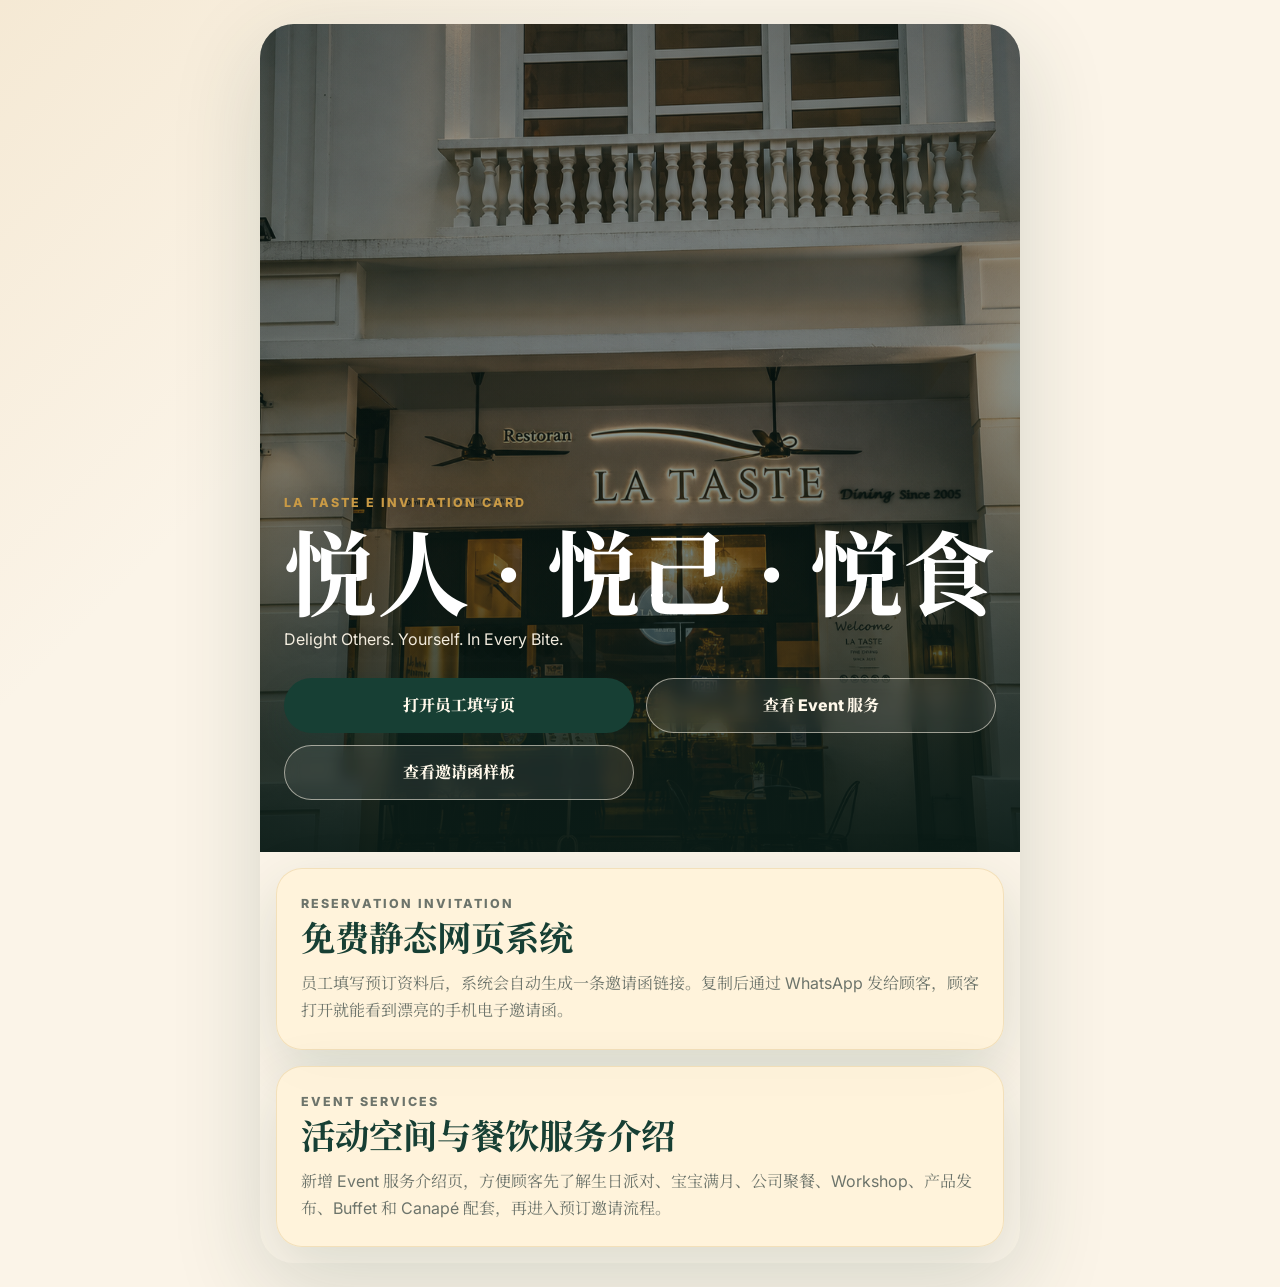
<file: index.html>
<!DOCTYPE html>
<html lang="zh-Hans">
<head>
  <meta charset="UTF-8">
  <meta name="viewport" content="width=device-width, initial-scale=1.0">
  <title>La Taste e invitation card</title>
  <meta name="description" content="La Taste e invitation card - 电子预订邀请函系统">
  <link rel="preconnect" href="https://fonts.googleapis.com">
  <link rel="preconnect" href="https://fonts.gstatic.com" crossorigin>
  <link href="https://fonts.googleapis.com/css2?family=Noto+Serif+SC:wght@500;600;700&family=Inter:wght@400;500;600;700&display=swap" rel="stylesheet">
  <link rel="stylesheet" href="style.css">
</head>
<body>
  <main class="site-shell fade-in">
    <section class="home-hero">
      <div class="hero-media" role="img" aria-label="Elegant dining table"></div>
      <div class="hero-shade"></div>
      <div class="home-hero-content">
        <p class="eyebrow">La Taste e invitation card</p>
        <h1>悦人 · 悦己 · 悦食</h1>
        <p class="hero-subtitle">Delight Others. Yourself. In Every Bite.</p>
        <div class="home-actions">
          <a class="btn btn-primary" href="admin.html">打开员工填写页</a>
          <a class="btn btn-ghost" href="event-services.html">查看 Event 服务</a>
          <a class="btn btn-ghost" href="invitation.html">查看邀请函样板</a>
        </div>
      </div>
    </section>

    <section class="section reveal">
      <div class="intro-block">
        <p class="section-kicker">Reservation Invitation</p>
        <h2>免费静态网页系统</h2>
        <p>员工填写预订资料后，系统会自动生成一条邀请函链接。复制后通过 WhatsApp 发给顾客，顾客打开就能看到漂亮的手机电子邀请函。</p>
      </div>
    </section>

    <section class="section reveal">
      <div class="intro-block">
        <p class="section-kicker">Event Services</p>
        <h2>活动空间与餐饮服务介绍</h2>
        <p>新增 Event 服务介绍页，方便顾客先了解生日派对、宝宝满月、公司聚餐、Workshop、产品发布、Buffet 和 Canapé 配套，再进入预订邀请流程。</p>
      </div>
    </section>
  </main>

  <script src="script.js?v=booking-sync-20260924"></script>
</body>
</html>
</file>
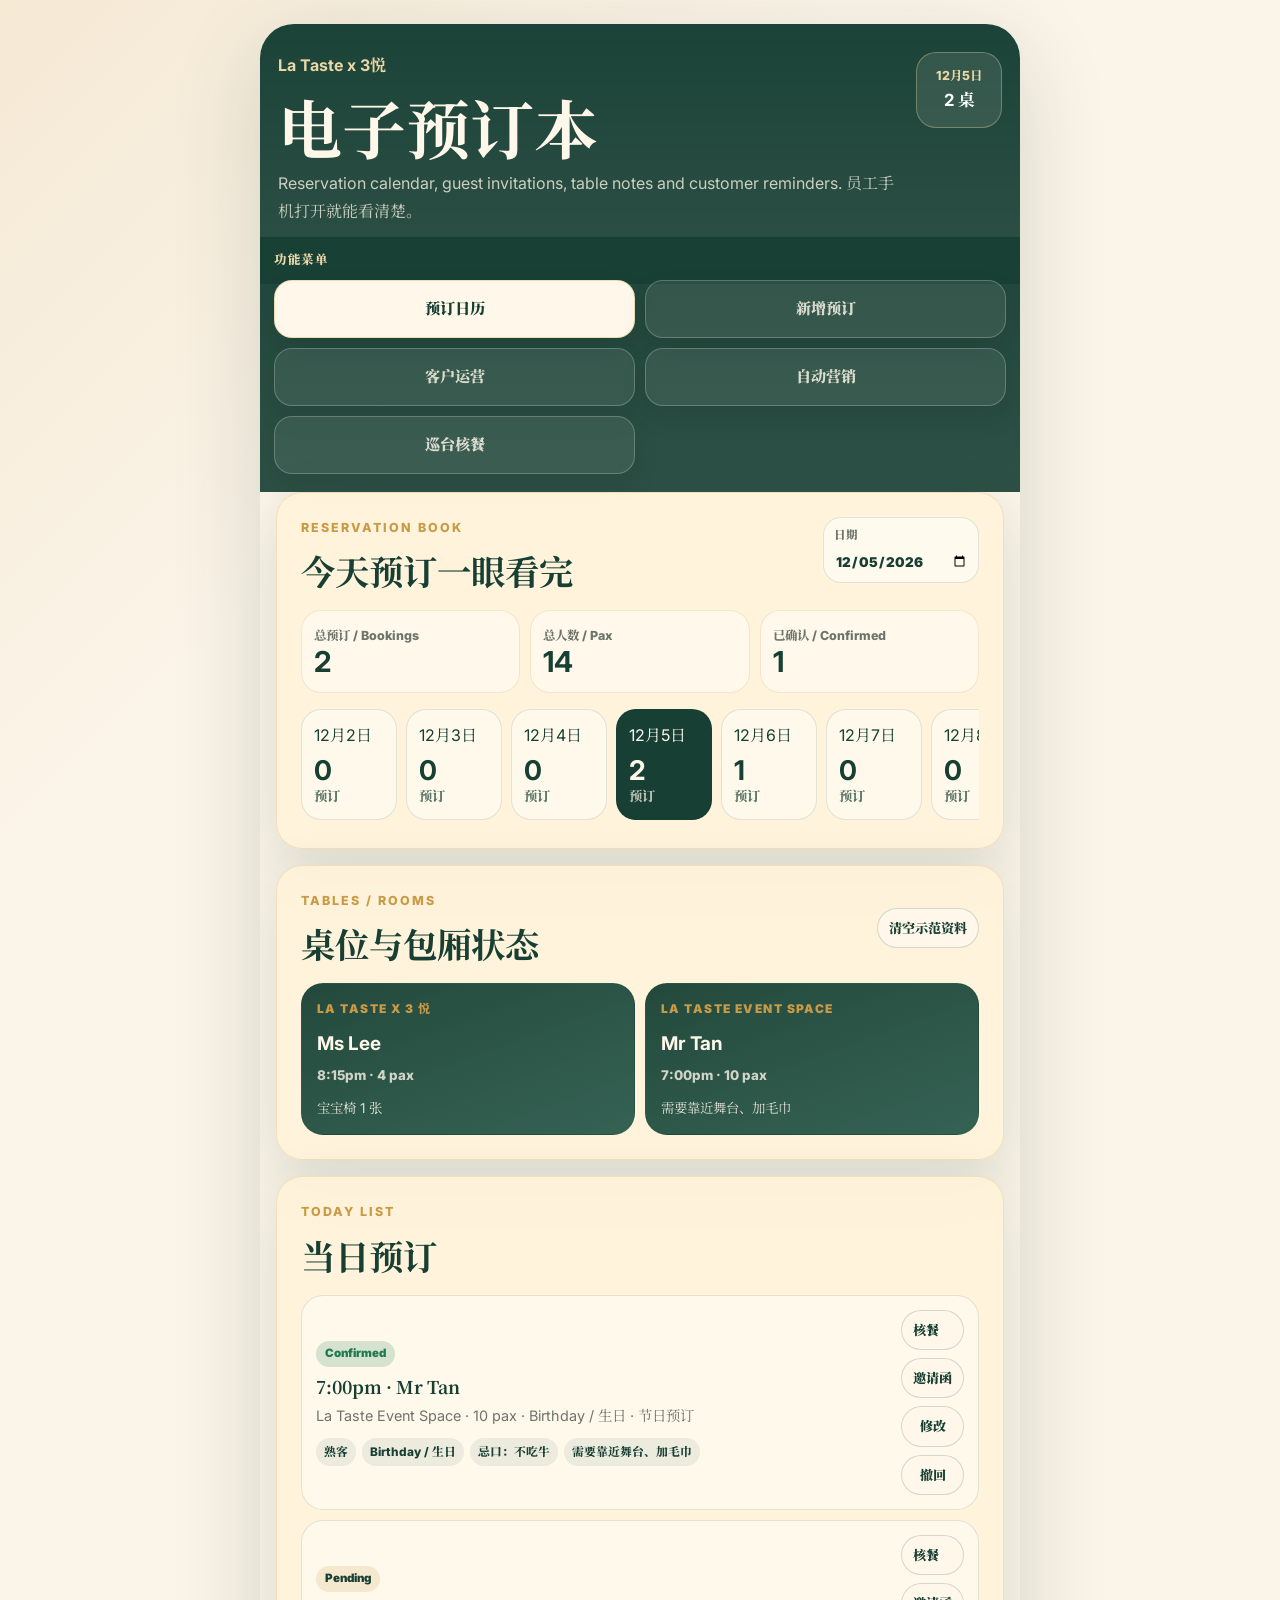
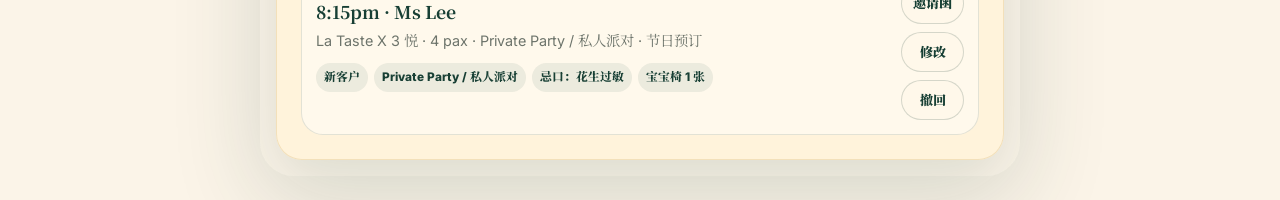
<file: admin.html>
<!DOCTYPE html>
<html lang="zh-Hans">
<head>
  <meta charset="UTF-8">
  <meta name="viewport" content="width=device-width, initial-scale=1.0">
  <title>电子预订本 | La Taste x 3悦</title>
  <meta name="description" content="La Taste x 3悦 手机电子预订本与客户运营工具">
  <link rel="preconnect" href="https://fonts.googleapis.com">
  <link rel="preconnect" href="https://fonts.gstatic.com" crossorigin>
  <link href="https://fonts.googleapis.com/css2?family=Noto+Serif+SC:wght@500;600;700&family=Inter:wght@400;500;600;700;800&display=swap" rel="stylesheet">
  <link rel="stylesheet" href="style.css">
</head>
<body>
  <main class="admin-layout admin-app fade-in">
    <section class="admin-command">
      <div>
        <a class="mini-link" href="index.html">La Taste x 3悦</a>
        <h1>电子预订本</h1>
        <p>Reservation calendar, guest invitations, table notes and customer reminders. 员工手机打开就能看清楚。</p>
      </div>
      <div class="today-chip">
        <span id="todayLabel">Today</span>
        <strong id="todayCount">0 桌</strong>
      </div>
    </section>

    <nav class="app-tabs" aria-label="Admin sections" data-menu-label="功能菜单">
      <button class="tab-btn is-active" type="button" data-tab="calendar">预订日历</button>
      <button class="tab-btn" type="button" data-tab="booking">新增预订</button>
      <button class="tab-btn" type="button" data-tab="customers">客户运营</button>
      <button class="tab-btn" type="button" data-tab="marketing">自动营销</button>
      <button class="tab-btn" type="button" data-tab="floor">巡台核餐</button>
    </nav>

    <section class="tab-panel is-active" id="calendar">
      <div class="admin-card dashboard-card reveal">
        <div class="panel-head">
          <div>
            <p class="section-kicker">Reservation Book</p>
            <h2>今天预订一眼看完</h2>
          </div>
          <label class="date-pill">
            <span>日期</span>
            <input id="viewDate" type="date">
          </label>
        </div>

        <div class="metric-grid">
          <article class="metric">
            <span>总预订 / Bookings</span>
            <strong id="metricBookings">0</strong>
          </article>
          <article class="metric">
            <span>总人数 / Pax</span>
            <strong id="metricPax">0</strong>
          </article>
          <article class="metric">
            <span>已确认 / Confirmed</span>
            <strong id="metricConfirmed">0</strong>
          </article>
        </div>

        <div class="mini-calendar" id="miniCalendar" aria-label="Seven day calendar"></div>
      </div>

      <div class="admin-card reveal">
        <div class="panel-head compact">
          <div>
            <p class="section-kicker">Tables / Rooms</p>
            <h2>桌位与包厢状态</h2>
          </div>
          <button id="clearDemo" class="icon-text-btn" type="button">清空示范资料</button>
        </div>
        <div class="room-grid" id="roomGrid"></div>
      </div>

      <div class="admin-card reveal">
        <div class="panel-head compact">
          <div>
            <p class="section-kicker">Today List</p>
            <h2>当日预订</h2>
          </div>
        </div>
        <div class="booking-list" id="bookingList"></div>
      </div>
    </section>

    <section class="tab-panel" id="booking">
      <section class="admin-card reveal">
        <p class="section-kicker">New Booking</p>
        <h2>新增预订 / New Reservation</h2>
        <form id="bookingForm" class="booking-form">
          <input id="editingId" name="editingId" type="hidden">

          <div class="form-grid">
            <label>
              <span>预订类型 / Booking Mode</span>
              <select id="bookingMode" name="bookingMode">
                <option value="normal">普通预订 / Normal</option>
                <option value="festival">节日预订 / Party</option>
              </select>
            </label>

            <label>
              <span>节日类型 / Party Type</span>
              <select id="festivalType" name="festivalType">
                <option value="">不适用 / Not applicable</option>
                <option>Birthday / 生日</option>
                <option>Baby Full Moon / 满月</option>
                <option>Gender Reveal / 猜男孩还是女孩</option>
                <option>Wedding / ROM</option>
                <option>Company Celebration / 公司庆祝</option>
                <option>Private Party / 私人派对</option>
              </select>
            </label>
          </div>

          <label>
            <span>顾客姓名 / Customer Name</span>
            <input id="name" name="name" type="text" placeholder="例如：Mr Tan" autocomplete="name">
          </label>

          <label>
            <span>电话号码 / Phone</span>
            <input id="phone" name="phone" type="tel" placeholder="例如：0123456789" autocomplete="tel">
          </label>

          <div class="form-grid">
            <label>
              <span>日期 / Date</span>
              <input id="date" name="date" type="date">
            </label>

            <label>
              <span>时间 / Time</span>
              <input id="time" name="time" type="text" placeholder="例如：7:00pm">
            </label>
          </div>

          <label>
            <span>人数 / Pax</span>
            <input id="pax" name="pax" type="number" min="1" placeholder="例如：10">
          </label>

          <label>
            <span>给宾客看的欢迎词 / Guest Message</span>
            <textarea id="welcome" name="welcome" rows="4" placeholder="可留空。节日预订会自动生成温馨双语信纸。"></textarea>
          </label>

          <div class="form-grid">
            <label>
              <span>桌位 / 包厢 / Area</span>
              <select id="table" name="table">
                <option value="">未安排</option>
                <option>La Taste X 3 悦</option>
                <option>La Taste Event Space</option>
              </select>
            </label>

            <label>
              <span>状态 / Status</span>
              <select id="status" name="status">
                <option>Pending</option>
                <option>Confirmed</option>
                <option>Arrived</option>
                <option>Completed</option>
              </select>
            </label>
          </div>

          <div class="form-grid">
            <label>
              <span>纪念日 / Anniversary</span>
              <input id="anniversary" name="anniversary" type="date">
            </label>

            <label>
              <span>客户标签 / Customer Tag</span>
              <select id="tag" name="tag">
                <option value="">自动判断</option>
                <option>熟客</option>
                <option>VIP</option>
                <option>企业客户</option>
                <option>沉睡客户</option>
              </select>
            </label>
          </div>

          <label>
            <span>忌口 / 过敏 / Allergy</span>
            <input id="dietary" name="dietary" type="text" placeholder="例如：不吃牛、花生过敏">
          </label>

          <label>
            <span>备注 / Notes</span>
            <textarea id="note" name="note" rows="4" placeholder="例如：需要靠近舞台、加毛巾、宝宝椅"></textarea>
          </label>

          <div class="button-row">
            <button id="saveBooking" class="btn btn-primary" type="button">保存预订 / Save</button>
            <button id="cancelEdit" class="btn btn-ghost-dark" type="button" hidden>取消修改 / Cancel</button>
            <button id="copyLink" class="btn btn-ghost-dark" type="button">复制邀请函 / Copy</button>
          </div>
        </form>
      </section>

      <section class="admin-card result-card reveal" aria-live="polite">
        <p class="section-kicker">Generated Link</p>
        <h2>邀请函与核餐确认</h2>
        <textarea id="generatedLink" class="link-output" rows="4" readonly></textarea>
        <div class="button-row">
          <a id="sendWhatsapp" class="btn btn-whatsapp" href="#" target="_blank" rel="noopener">WhatsApp 发邀请函</a>
          <a id="confirmWhatsapp" class="btn btn-primary" href="#" target="_blank" rel="noopener">核餐确认</a>
        </div>
        <p id="copyStatus" class="status-text"></p>
      </section>
    </section>

    <section class="tab-panel" id="customers">
      <div class="admin-card reveal">
        <p class="section-kicker">Customer Segments</p>
        <h2>客户精细化运营</h2>
        <div class="customer-list" id="customerList"></div>
      </div>

      <div class="admin-card reveal">
        <p class="section-kicker">Anniversary</p>
        <h2>纪念日提醒</h2>
        <div class="reminder-list" id="anniversaryList"></div>
      </div>
    </section>

    <section class="tab-panel" id="marketing">
      <div class="admin-card reveal">
        <p class="section-kicker">Marketing Automation</p>
        <h2>循环发券计划</h2>
        <div class="automation-card">
          <span class="automation-badge">每月 1 号</span>
          <h3>老客户 8 折回店券</h3>
          <p>系统会帮你整理目标客户和文案。免费静态版不会自动群发，需要员工点 WhatsApp 发送。</p>
          <button id="buildCouponList" class="btn btn-primary" type="button">生成本月发券名单</button>
        </div>
        <div class="customer-list" id="couponList"></div>
      </div>
    </section>

    <section class="tab-panel" id="floor">
      <div class="admin-card reveal">
        <p class="section-kicker">Floor Notes</p>
        <h2>巡台与核餐</h2>
        <form class="booking-form">
          <label>
            <span>选择预订</span>
            <select id="floorBooking"></select>
          </label>
          <label>
            <span>餐中记录</span>
            <textarea id="floorNote" rows="4" placeholder="例如：加毛巾、儿童椅、客人赶时间、甜品先上"></textarea>
          </label>
          <button id="saveFloorNote" class="btn btn-primary" type="button">保存巡台记录</button>
        </form>
        <div class="booking-list floor-log" id="floorLog"></div>
      </div>
    </section>
  </main>

  <script src="script.js?v=party-music-20260927"></script>
</body>
</html>
</file>
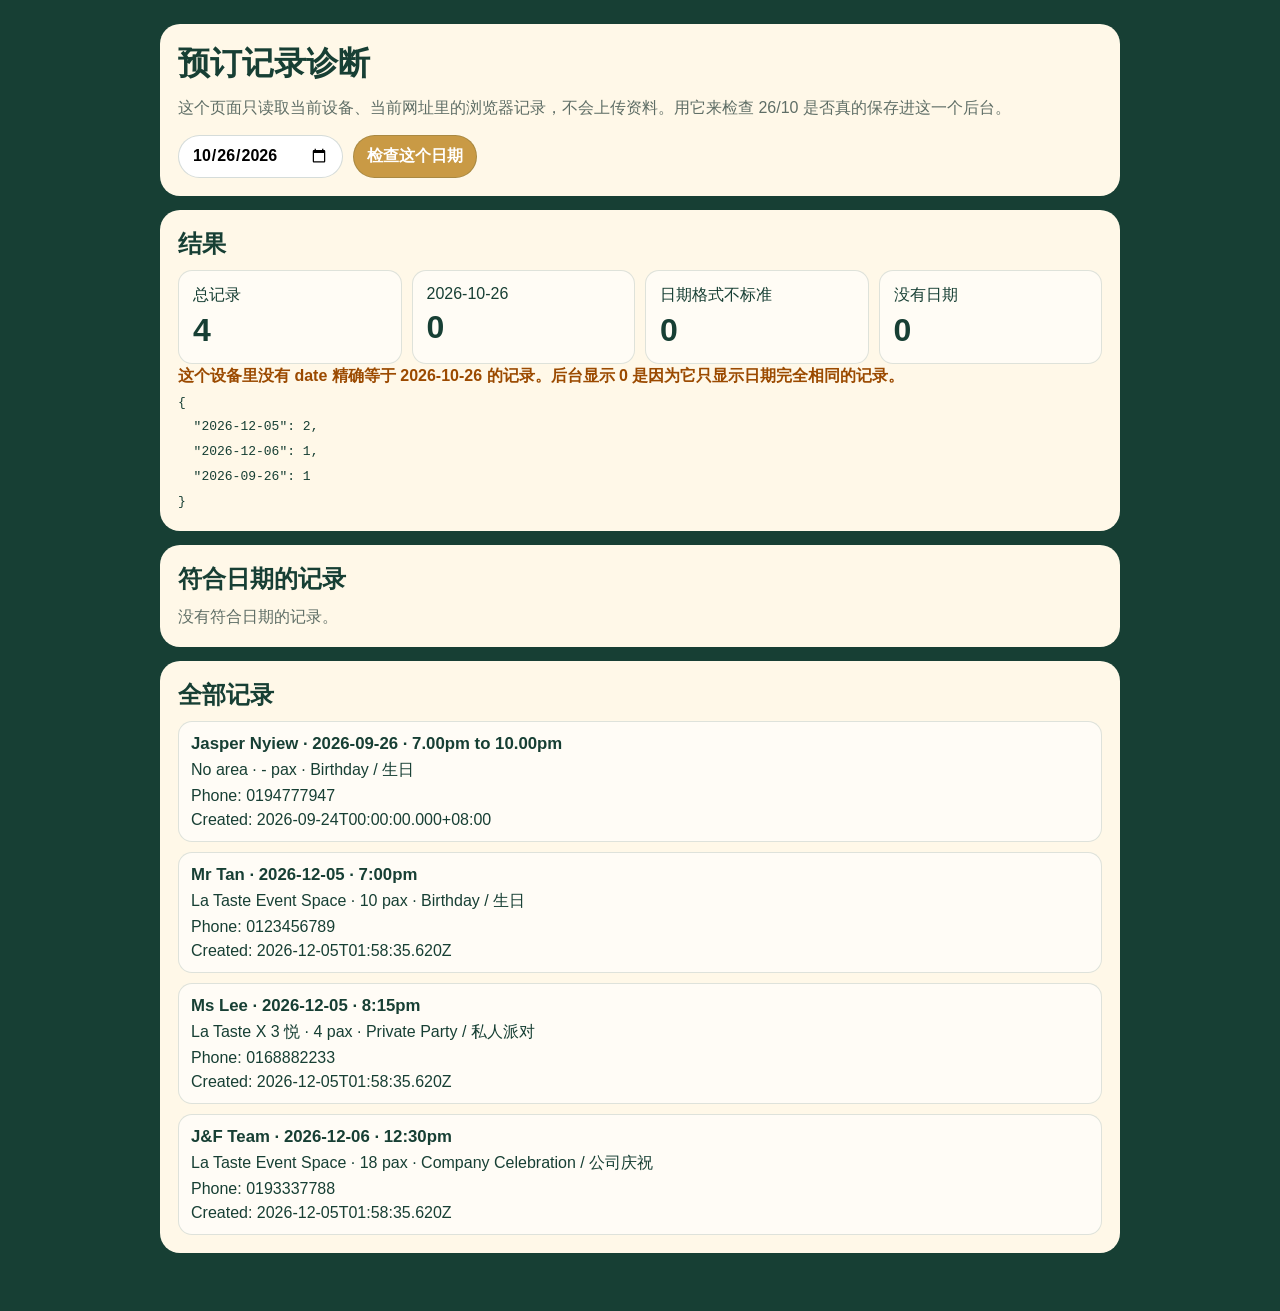
<file: diagnostics.html>
<!DOCTYPE html>
<html lang="zh-Hans">
<head>
  <meta charset="UTF-8">
  <meta name="viewport" content="width=device-width, initial-scale=1.0">
  <title>预订记录诊断 | La Taste 3悦</title>
  <style>
    body {
      margin: 0;
      background: #173f34;
      color: #173f34;
      font-family: Arial, "Microsoft YaHei", sans-serif;
    }

    main {
      width: min(960px, calc(100% - 28px));
      margin: 0 auto;
      padding: 24px 0 44px;
    }

    header,
    .card {
      border-radius: 20px;
      padding: 18px;
      background: #fff8e8;
      margin-bottom: 14px;
    }

    h1,
    h2 {
      margin: 0 0 10px;
    }

    p {
      margin: 0;
      line-height: 1.55;
      color: #5f6e66;
    }

    input,
    button {
      border-radius: 999px;
      border: 1px solid rgba(23, 63, 52, 0.18);
      padding: 10px 13px;
      font: inherit;
      font-weight: 700;
    }

    button {
      background: #c99a45;
      color: white;
      cursor: pointer;
    }

    .controls {
      display: flex;
      flex-wrap: wrap;
      gap: 10px;
      margin-top: 14px;
    }

    .summary {
      display: grid;
      grid-template-columns: repeat(auto-fit, minmax(160px, 1fr));
      gap: 10px;
    }

    .metric {
      border: 1px solid rgba(23, 63, 52, 0.14);
      border-radius: 14px;
      padding: 14px;
      background: rgba(255, 255, 255, 0.58);
    }

    .metric strong {
      display: block;
      margin-top: 6px;
      font-size: 2rem;
    }

    .booking {
      display: grid;
      gap: 6px;
      border: 1px solid rgba(23, 63, 52, 0.14);
      border-radius: 14px;
      padding: 12px;
      background: rgba(255, 255, 255, 0.62);
      margin-top: 10px;
    }

    .booking strong {
      font-size: 1.05rem;
    }

    .warn {
      color: #9b4a00;
      font-weight: 800;
    }

    code {
      white-space: pre-wrap;
      word-break: break-word;
      color: #173f34;
    }
  </style>
</head>
<body>
  <main>
    <header>
      <h1>预订记录诊断</h1>
      <p>这个页面只读取当前设备、当前网址里的浏览器记录，不会上传资料。用它来检查 26/10 是否真的保存进这一个后台。</p>
      <div class="controls">
        <input id="targetDate" type="date" value="2026-10-26">
        <button id="runCheck" type="button">检查这个日期</button>
      </div>
    </header>

    <section class="card">
      <h2>结果</h2>
      <div id="summary" class="summary"></div>
      <div id="explain"></div>
    </section>

    <section class="card">
      <h2>符合日期的记录</h2>
      <div id="matches"></div>
    </section>

    <section class="card">
      <h2>全部记录</h2>
      <div id="allRows"></div>
    </section>
  </main>

  <script>
    const storageKey = "laTasteBookingsV2";

    function readRows() {
      try {
        return JSON.parse(localStorage.getItem(storageKey) || "[]");
      } catch (error) {
        return { error: String(error) };
      }
    }

    function renderBooking(booking) {
      return `
        <article class="booking">
          <strong>${booking.name || "No name"} · ${booking.date || "No date"} · ${booking.time || "-"}</strong>
          <span>${booking.table || "No area"} · ${booking.pax || "-"} pax · ${booking.festivalType || booking.type || "Normal"}</span>
          <span>Phone: ${booking.phone || "-"}</span>
          <span>Created: ${booking.createdAt || "-"}</span>
        </article>
      `;
    }

    function runCheck() {
      const target = document.getElementById("targetDate").value || "2026-10-26";
      const data = readRows();
      if (data.error) {
        document.getElementById("summary").innerHTML = `<div class="metric"><span>读取错误</span><strong>!</strong></div>`;
        document.getElementById("explain").innerHTML = `<p class="warn">${data.error}</p>`;
        return;
      }

      const rows = Array.isArray(data) ? data : [];
      const matches = rows.filter((booking) => booking.date === target);
      const nonIso = rows.filter((booking) => booking.date && !/^\d{4}-\d{2}-\d{2}$/.test(booking.date));
      const noDate = rows.filter((booking) => !booking.date);
      const byDate = rows.reduce((acc, booking) => {
        const key = booking.date || "(empty)";
        acc[key] = (acc[key] || 0) + 1;
        return acc;
      }, {});

      document.getElementById("summary").innerHTML = `
        <div class="metric"><span>总记录</span><strong>${rows.length}</strong></div>
        <div class="metric"><span>${target}</span><strong>${matches.length}</strong></div>
        <div class="metric"><span>日期格式不标准</span><strong>${nonIso.length}</strong></div>
        <div class="metric"><span>没有日期</span><strong>${noDate.length}</strong></div>
      `;

      document.getElementById("explain").innerHTML = matches.length
        ? `<p>这个设备里有 ${matches.length} 笔 ${target} 的记录。如果后台日历仍显示 0，就是显示逻辑有问题。</p>`
        : `<p class="warn">这个设备里没有 date 精确等于 ${target} 的记录。后台显示 0 是因为它只显示日期完全相同的记录。</p><p><code>${JSON.stringify(byDate, null, 2)}</code></p>`;

      document.getElementById("matches").innerHTML = matches.length
        ? matches.map(renderBooking).join("")
        : `<p>没有符合日期的记录。</p>`;

      document.getElementById("allRows").innerHTML = rows.length
        ? rows.slice().sort((a, b) => String(a.date || "").localeCompare(String(b.date || ""))).map(renderBooking).join("")
        : `<p>这个网址下没有任何员工保存的预订记录。</p>`;
    }

    document.getElementById("runCheck").addEventListener("click", runCheck);
    runCheck();
  </script>
</body>
</html>
</file>
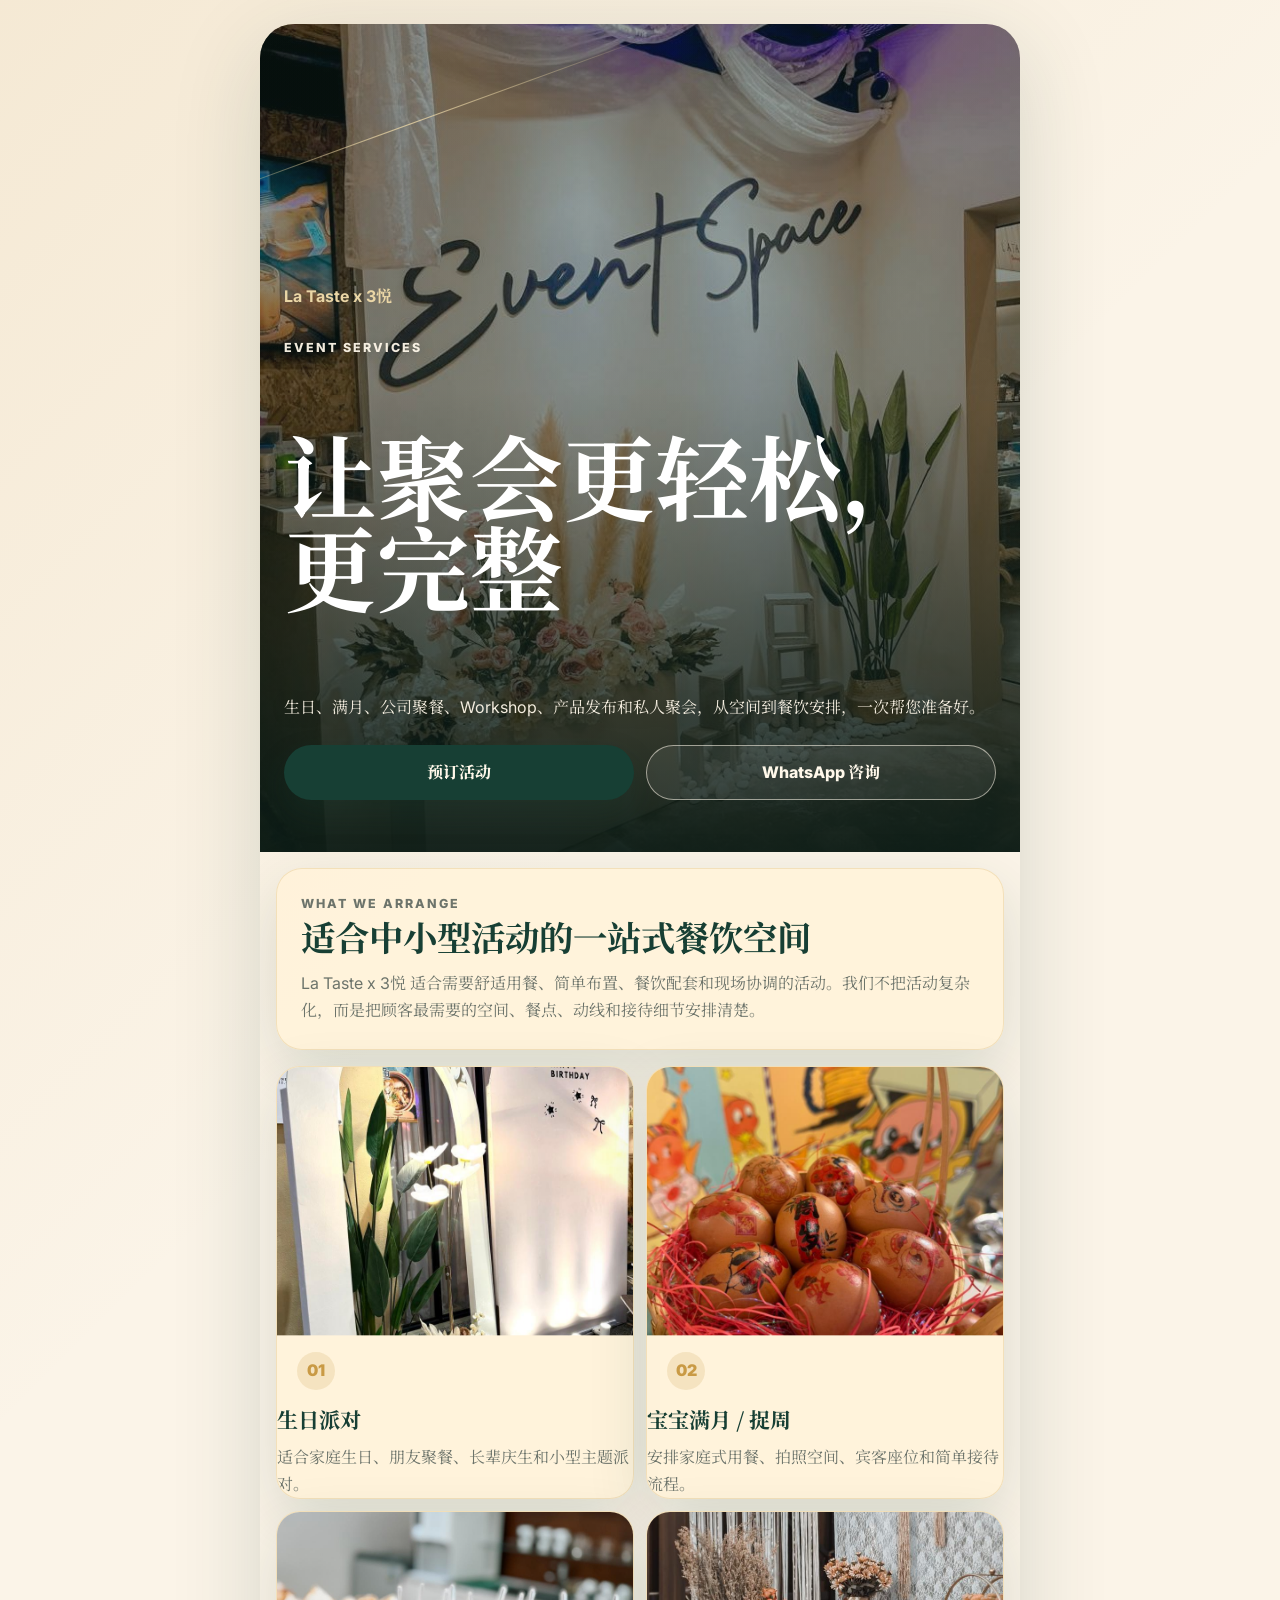
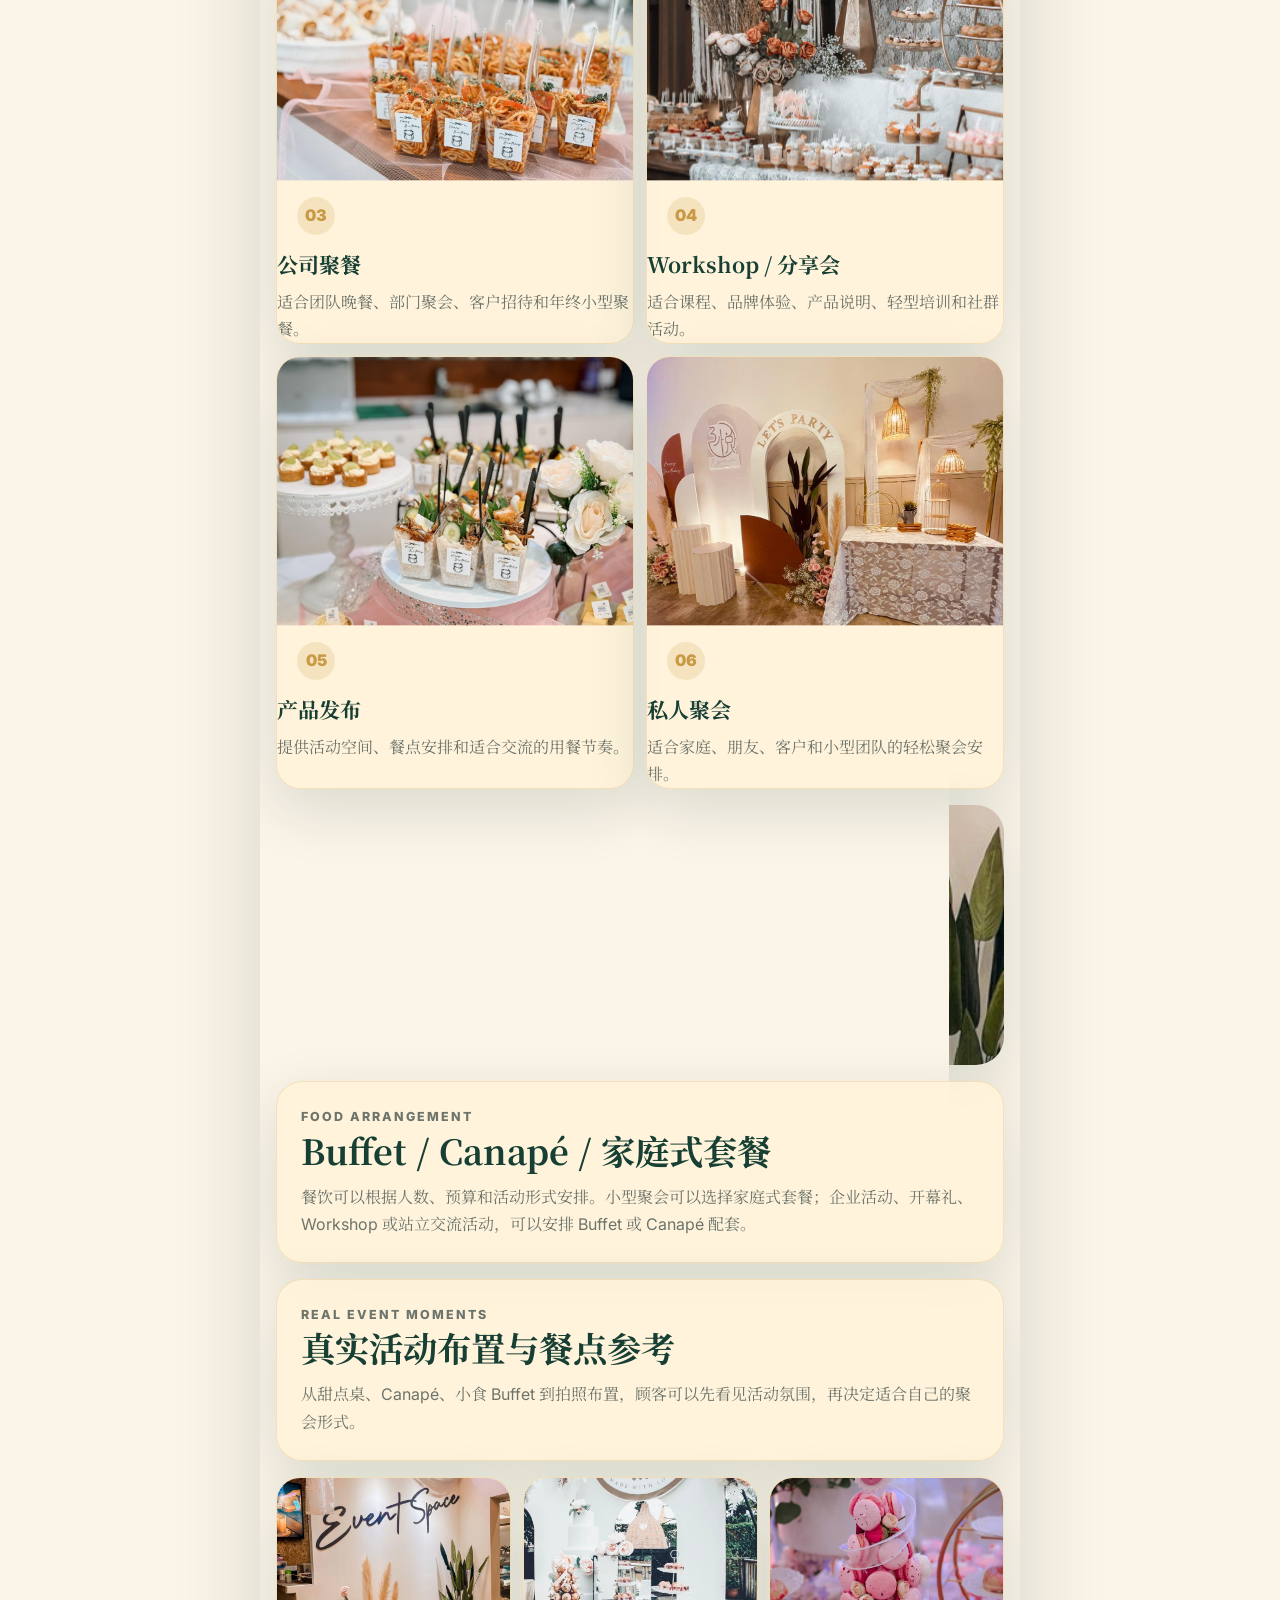
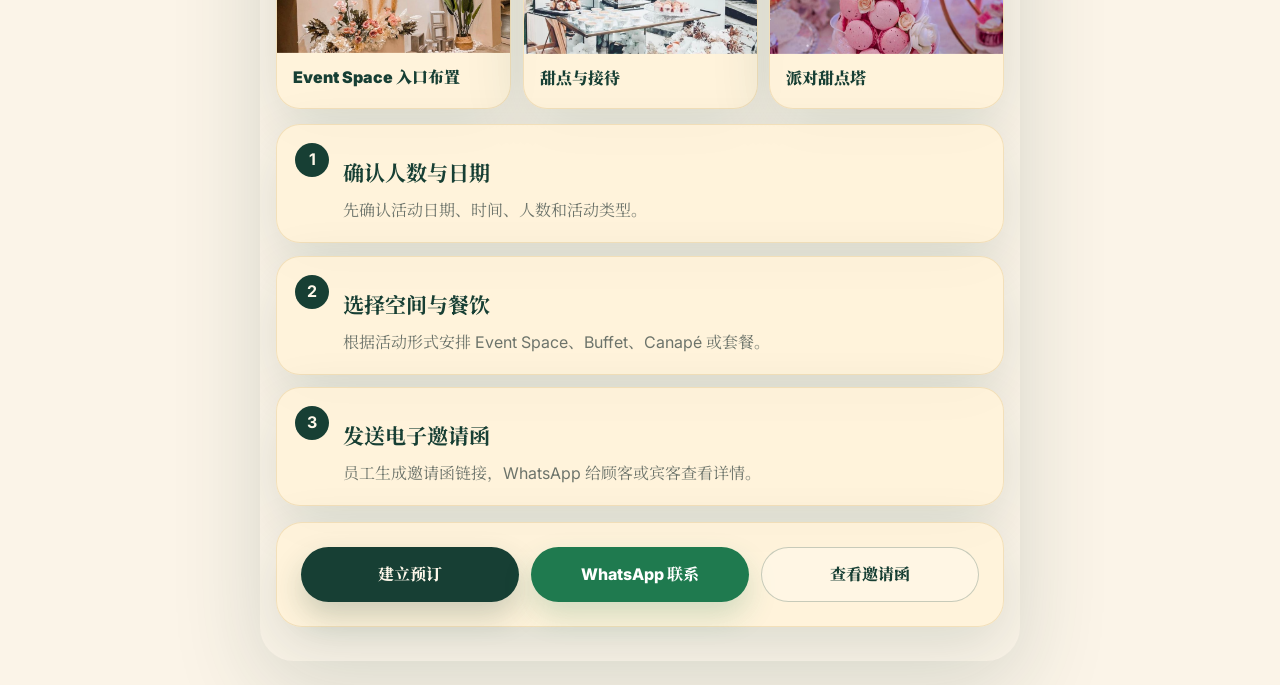
<file: event-services.html>
<!DOCTYPE html>
<html lang="zh-Hans">
<head>
  <meta charset="UTF-8">
  <meta name="viewport" content="width=device-width, initial-scale=1.0">
  <title>Event 服务 | La Taste x 3悦</title>
  <meta name="description" content="La Taste x 3悦 Event Space、Buffet、Canapé 与私人聚会服务介绍">
  <link rel="preconnect" href="https://fonts.googleapis.com">
  <link rel="preconnect" href="https://fonts.gstatic.com" crossorigin>
  <link href="https://fonts.googleapis.com/css2?family=Noto+Serif+SC:wght@500;600;700&family=Inter:wght@400;500;600;700;800&display=swap" rel="stylesheet">
  <link rel="stylesheet" href="style.css">
</head>
<body>
  <main class="event-page fade-in">
    <section class="event-hero">
      <div class="hero-media event-cover" role="img" aria-label="La Taste x 3悦 event service cover"></div>
      <div class="hero-shade"></div>
      <div class="gold-line"></div>
      <div class="event-hero-content">
        <a class="mini-link light-link" href="index.html">La Taste x 3悦</a>
        <p class="eyebrow">Event Services</p>
        <h1>让聚会更轻松，更完整</h1>
        <p>生日、满月、公司聚餐、Workshop、产品发布和私人聚会，从空间到餐饮安排，一次帮您准备好。</p>
        <div class="home-actions">
          <a class="btn btn-primary" href="admin.html">预订活动</a>
          <a class="btn btn-ghost" href="https://wa.me/60124633400?text=Hi%20La%20Taste%20x%203%E6%82%A6%2C%20%E6%88%91%E6%83%B3%E8%AF%A2%E9%97%AE%20Event%20%E6%9C%8D%E5%8A%A1%E3%80%82" target="_blank" rel="noopener">WhatsApp 咨询</a>
        </div>
      </div>
    </section>

    <section class="section reveal">
      <p class="section-kicker">What We Arrange</p>
      <h2>适合中小型活动的一站式餐饮空间</h2>
      <p>La Taste x 3悦 适合需要舒适用餐、简单布置、餐饮配套和现场协调的活动。我们不把活动复杂化，而是把顾客最需要的空间、餐点、动线和接待细节安排清楚。</p>
    </section>

    <section class="event-service-grid reveal">
      <article class="service-card service-card-photo">
        <img src="images/event-birthday-backdrop.png" alt="La Taste x 3悦 birthday event backdrop">
        <span>01</span>
        <h3>生日派对</h3>
        <p>适合家庭生日、朋友聚餐、长辈庆生和小型主题派对。</p>
      </article>
      <article class="service-card service-card-photo">
        <img src="images/event-baby-fullmoon-eggs.png" alt="La Taste x 3悦 baby full moon red eggs">
        <span>02</span>
        <h3>宝宝满月 / 捉周</h3>
        <p>安排家庭式用餐、拍照空间、宾客座位和简单接待流程。</p>
      </article>
      <article class="service-card service-card-photo">
        <img src="images/event-buffet-pasta-fried-chicken.png?v=20260707" alt="La Taste x 3悦 corporate dinner catering cups">
        <span>03</span>
        <h3>公司聚餐</h3>
        <p>适合团队晚餐、部门聚会、客户招待和年终小型聚餐。</p>
      </article>
      <article class="service-card service-card-photo">
        <img src="images/event-dessert-table-lace.png" alt="La Taste x 3悦 dessert event table">
        <span>04</span>
        <h3>Workshop / 分享会</h3>
        <p>适合课程、品牌体验、产品说明、轻型培训和社群活动。</p>
      </article>
      <article class="service-card service-card-photo">
        <img src="images/event-canape-dessert-bites.png?v=20260707" alt="La Taste x 3悦 product launch canape cups">
        <span>05</span>
        <h3>产品发布</h3>
        <p>提供活动空间、餐点安排和适合交流的用餐节奏。</p>
      </article>
      <article class="service-card service-card-photo">
        <img src="images/event-party-setup-arch.png" alt="La Taste x 3悦 private party setup">
        <span>06</span>
        <h3>私人聚会</h3>
        <p>适合家庭、朋友、客户和小型团队的轻松聚会安排。</p>
      </article>
    </section>

    <section class="feature-photo event-feature reveal" aria-label="Buffet and canape service"></section>

    <section class="section reveal">
      <p class="section-kicker">Food Arrangement</p>
      <h2>Buffet / Canapé / 家庭式套餐</h2>
      <p>餐饮可以根据人数、预算和活动形式安排。小型聚会可以选择家庭式套餐；企业活动、开幕礼、Workshop 或站立交流活动，可以安排 Buffet 或 Canapé 配套。</p>
    </section>

    <section class="section reveal">
      <p class="section-kicker">Real Event Moments</p>
      <h2>真实活动布置与餐点参考</h2>
      <p>从甜点桌、Canapé、小食 Buffet 到拍照布置，顾客可以先看见活动氛围，再决定适合自己的聚会形式。</p>
    </section>

    <section class="event-gallery reveal" aria-label="La Taste x 3悦 event photo gallery">
      <figure>
        <img src="images/event-space-wall-floral.png" alt="La Taste x 3悦 event space floral wall">
        <figcaption>Event Space 入口布置</figcaption>
      </figure>
      <figure>
        <img src="images/event-host-pastry-tray.png?v=20260707" alt="La Taste x 3悦 sweet dessert reception table">
        <figcaption>甜点与接待</figcaption>
      </figure>
      <figure>
        <img src="images/event-croquembouche-dessert.png?v=20260707" alt="La Taste x 3悦 party dessert tower">
        <figcaption>派对甜点塔</figcaption>
      </figure>
    </section>

    <section class="event-flow reveal">
      <div class="flow-step">
        <strong>1</strong>
        <div>
          <h3>确认人数与日期</h3>
          <p>先确认活动日期、时间、人数和活动类型。</p>
        </div>
      </div>
      <div class="flow-step">
        <strong>2</strong>
        <div>
          <h3>选择空间与餐饮</h3>
          <p>根据活动形式安排 Event Space、Buffet、Canapé 或套餐。</p>
        </div>
      </div>
      <div class="flow-step">
        <strong>3</strong>
        <div>
          <h3>发送电子邀请函</h3>
          <p>员工生成邀请函链接，WhatsApp 给顾客或宾客查看详情。</p>
        </div>
      </div>
    </section>

    <section class="action-panel reveal">
      <a class="btn btn-primary" href="admin.html">建立预订</a>
      <a class="btn btn-whatsapp" href="https://wa.me/60124633400?text=Hi%20La%20Taste%20x%203%E6%82%A6%2C%20%E6%88%91%E6%83%B3%E8%AF%A2%E9%97%AE%20Event%20%E6%9C%8D%E5%8A%A1%E3%80%82" target="_blank" rel="noopener">WhatsApp 联系</a>
      <a class="btn btn-ghost-dark" href="invitation.html">查看邀请函</a>
    </section>
  </main>

  <script src="script.js?v=booking-sync-20260924"></script>
</body>
</html>
</file>
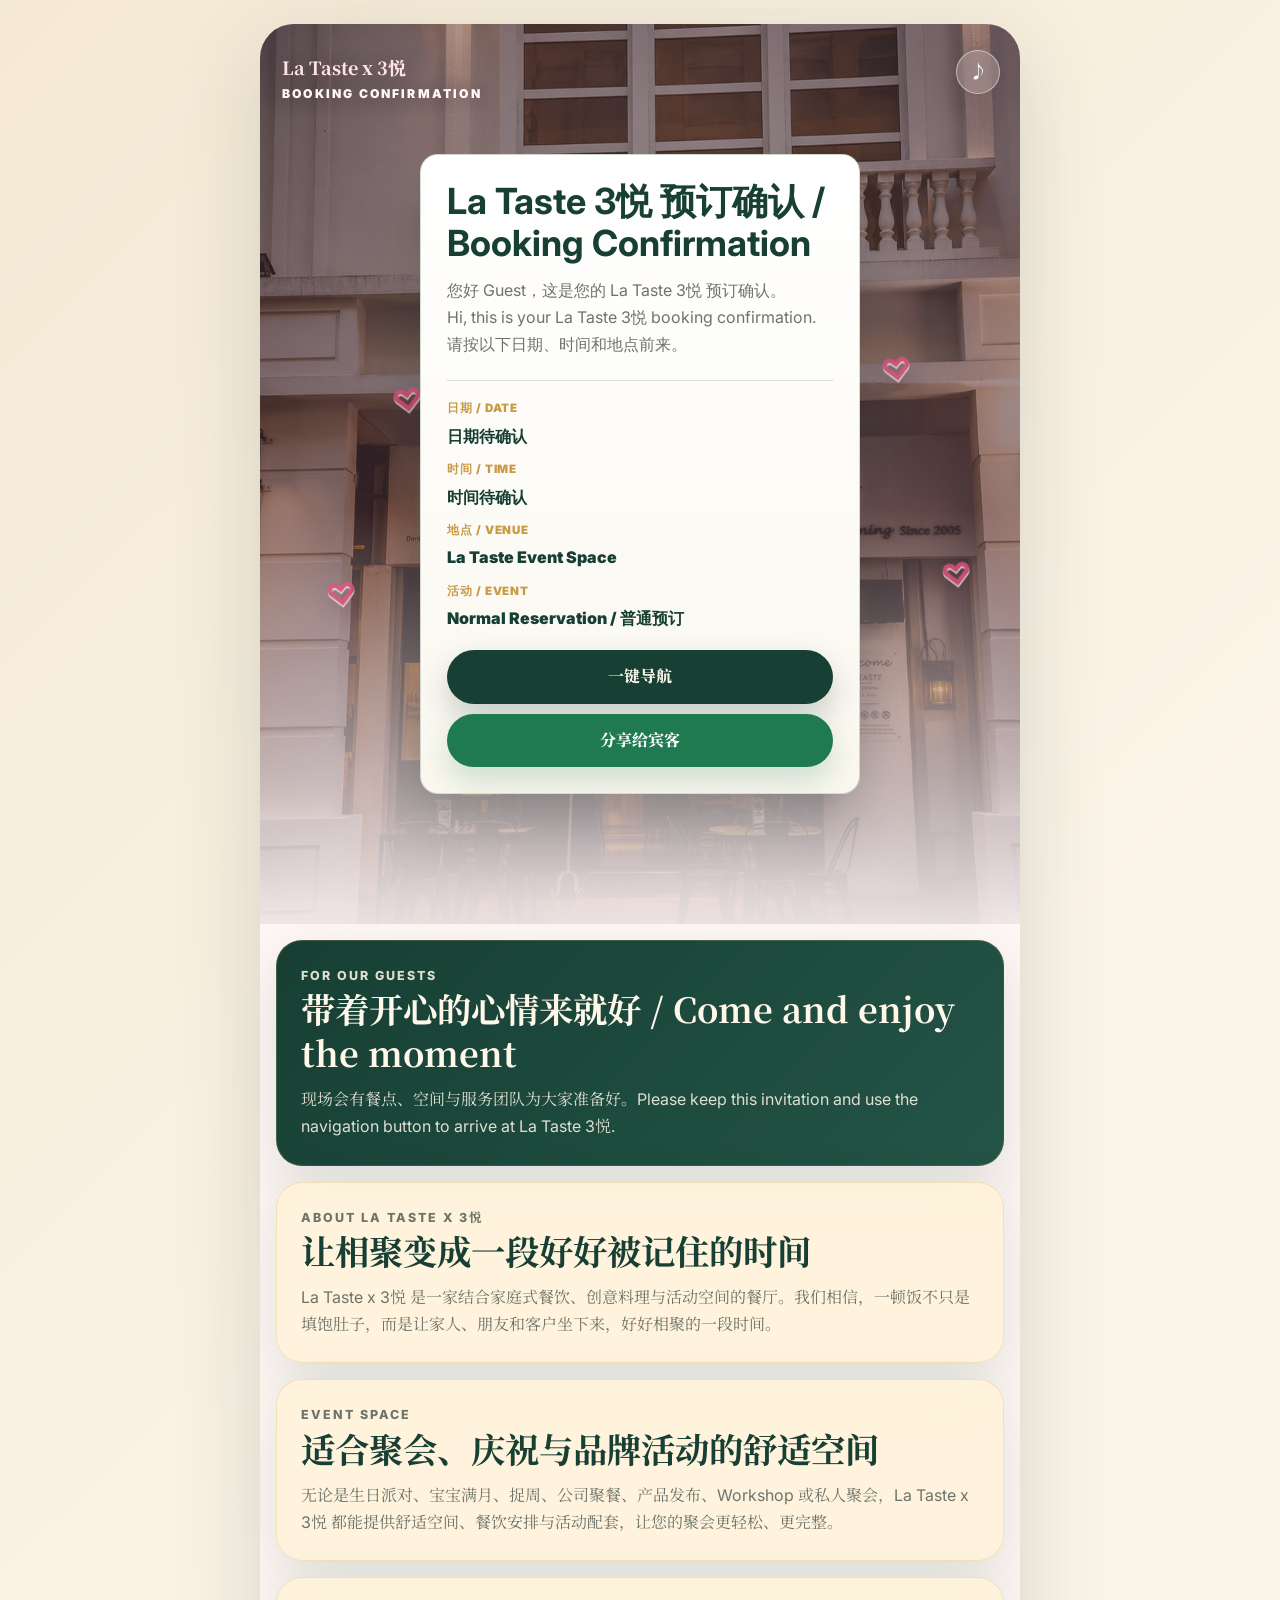
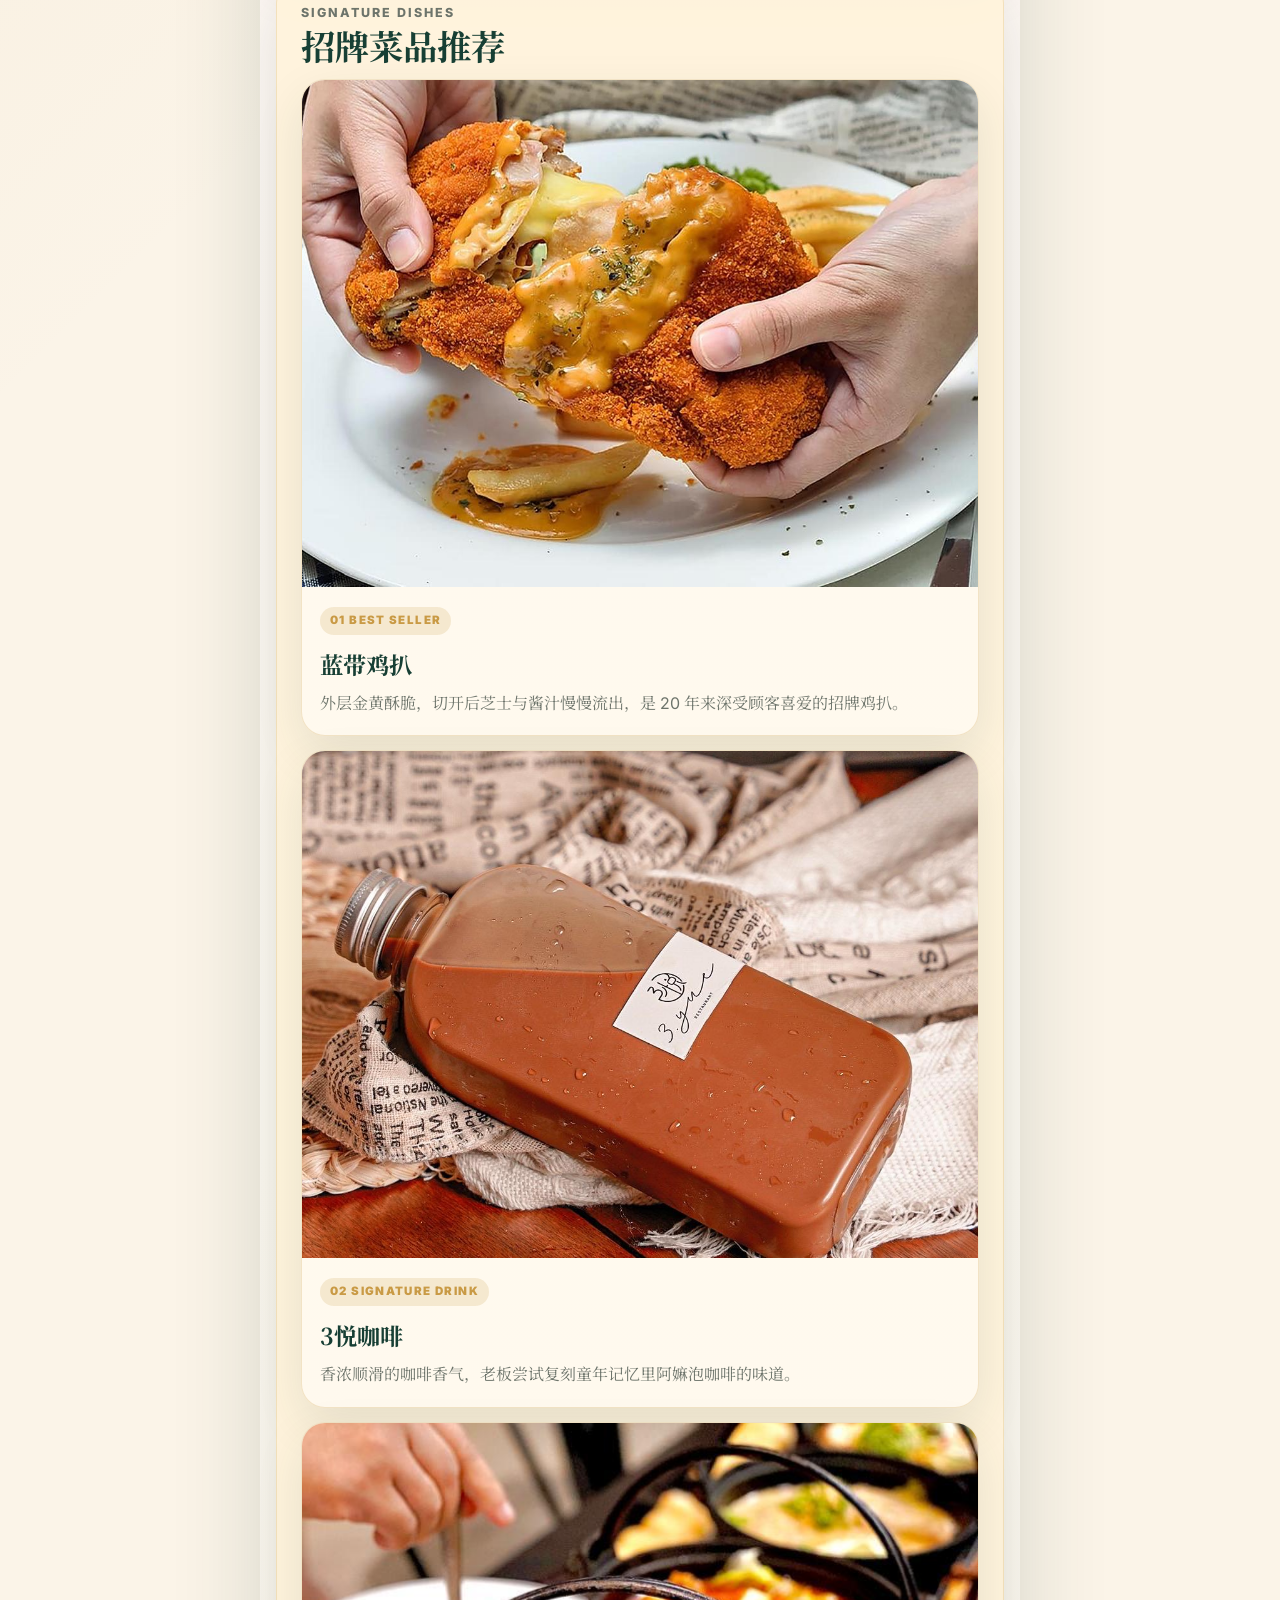
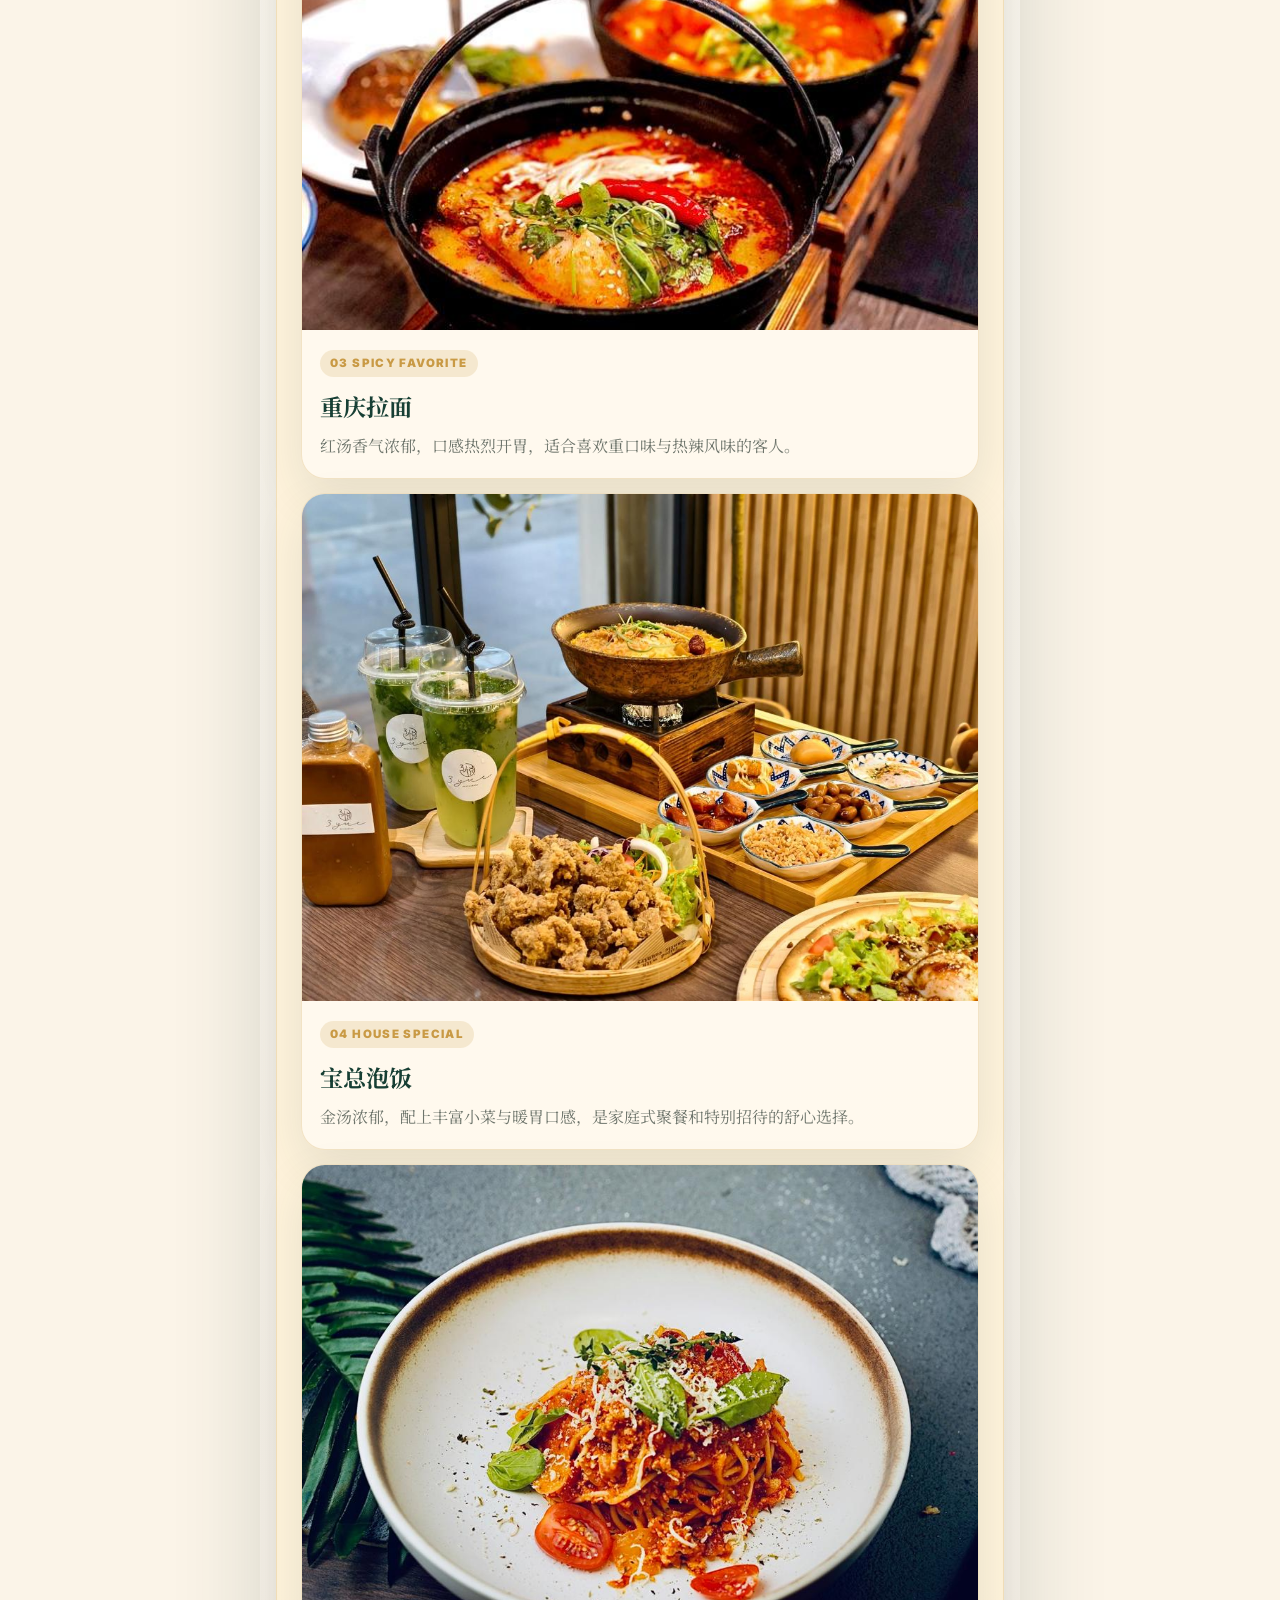
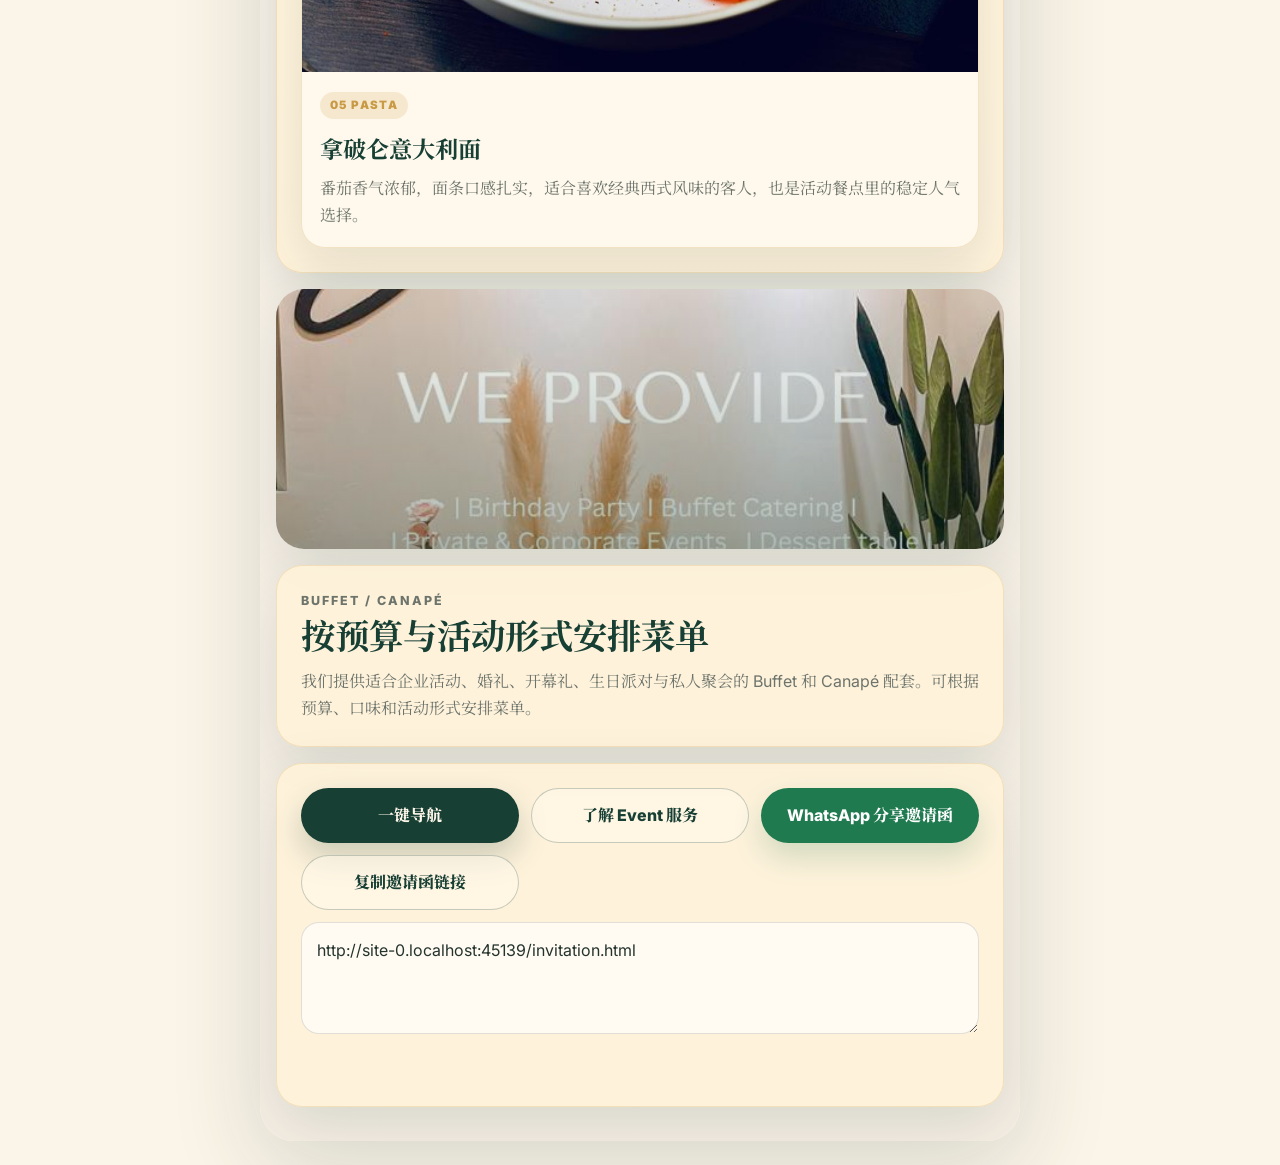
<file: invitation.html>
<!DOCTYPE html>
<html lang="zh-Hans">
<head>
  <meta charset="UTF-8">
  <meta name="viewport" content="width=device-width, initial-scale=1.0">
  <title>Invitation | La Taste x 3悦</title>
  <meta name="description" content="La Taste x 3悦 电子预订邀请函">
  <link rel="preconnect" href="https://fonts.googleapis.com">
  <link rel="preconnect" href="https://fonts.gstatic.com" crossorigin>
  <link href="https://fonts.googleapis.com/css2?family=Noto+Serif+SC:wght@500;600;700&family=Inter:wght@400;500;600;700&display=swap" rel="stylesheet">
  <link rel="stylesheet" href="style.css">
</head>
<body>
  <main class="invite-page invite-story fade-in">
    <section class="invite-envelope-stage" aria-label="La Taste event invitation">
      <div class="hero-media invite-cover" id="inviteCover" role="img" aria-label="La Taste event background"></div>
      <div class="invite-stage-shade"></div>
      <div class="invite-stage-brand">
        <span>La Taste x 3悦</span>
        <strong id="inviteStageLabel">Event Invitation</strong>
      </div>

      <button id="openInviteEnvelope" class="envelope-button" type="button" aria-label="Open invitation card">
        <span class="invite-sparkles" aria-hidden="true">
          <span></span>
          <span></span>
          <span></span>
          <span></span>
          <span></span>
          <span></span>
        </span>
        <span class="envelope-glow"></span>
        <span class="envelope">
          <span class="envelope-flap"></span>
          <span class="envelope-paper">
            <span id="inviteHeadline">诚邀您一起庆祝</span>
          </span>
          <span class="envelope-front"></span>
          <span class="envelope-seal">悦</span>
        </span>
        <span class="envelope-hint">轻触打开邀请函 / Tap to open</span>
      </button>

      <button id="inviteMusicToggle" class="invite-music-toggle" type="button" aria-label="Toggle invitation music">
        <span>♪</span>
      </button>

      <article id="guestInviteCard" class="guest-invite-card" aria-live="polite">
        <p class="section-kicker" id="inviteModeLabel">You Are Invited</p>
        <h1 id="welcomeTitle">欢迎大家来参与这场温暖的宴会</h1>
        <p id="welcomeMessage">我们想把这一刻，与重要的家人和朋友一起分享。期待您带着轻松愉快的心情来到 La Taste x 3悦，一起吃一顿好饭，留下一段值得记住的相聚时光。</p>

        <div class="letter-lines">
          <p><strong>日期 / Date</strong><span id="publicEventDate">日期待确认</span></p>
          <p><strong>时间 / Time</strong><span id="publicEventTime">时间待确认</span></p>
          <p><strong>地点 / Venue</strong><span id="publicEventVenue">La Taste Event Space · 3悦</span></p>
          <p><strong>活动 / Event</strong><span id="inviteSubline">Private Event</span></p>
        </div>

        <div class="guest-card-actions">
          <a class="btn btn-primary" data-map-link href="https://www.google.com/maps/search/?api=1&query=La%20Taste%20Riverfront%20City%2C%20No.%20218%20%26%20219%2C%20Jalan%20Mawar%203%2F2%2C%20Taman%20Pekan%20Baru%2C%2008000%20Sungai%20Petani%2C%20Kedah" target="_blank" rel="noopener">一键导航</a>
          <a id="shareInviteWhatsappTop" class="btn btn-whatsapp" href="https://wa.me/" target="_blank" rel="noopener">分享给宾客</a>
        </div>
      </article>
    </section>

    <section class="section event-note-card reveal">
      <p class="section-kicker">For Our Guests</p>
      <h2>带着开心的心情来就好 / Come and enjoy the moment</h2>
      <p>现场会有餐点、空间与服务团队为大家准备好。Please keep this invitation and use the navigation button to arrive at La Taste 3悦.</p>
    </section>

    <section class="section reveal">
      <p class="section-kicker">About La Taste x 3悦</p>
      <h2>让相聚变成一段好好被记住的时间</h2>
      <p>La Taste x 3悦 是一家结合家庭式餐饮、创意料理与活动空间的餐厅。我们相信，一顿饭不只是填饱肚子，而是让家人、朋友和客户坐下来，好好相聚的一段时间。</p>
    </section>

    <section class="section reveal">
      <p class="section-kicker">Event Space</p>
      <h2>适合聚会、庆祝与品牌活动的舒适空间</h2>
      <p>无论是生日派对、宝宝满月、捉周、公司聚餐、产品发布、Workshop 或私人聚会，La Taste x 3悦 都能提供舒适空间、餐饮安排与活动配套，让您的聚会更轻松、更完整。</p>
    </section>

    <section class="section reveal">
      <p class="section-kicker">Signature Dishes</p>
      <h2>招牌菜品推荐</h2>
      <article class="signature-dish">
        <img src="images/signature-cordon-bleu.png" alt="La Taste x 3悦 蓝带鸡扒">
        <div>
          <span>01 Best Seller</span>
          <h3>蓝带鸡扒</h3>
          <p>外层金黄酥脆，切开后芝士与酱汁慢慢流出，是 20 年来深受顾客喜爱的招牌鸡扒。</p>
        </div>
      </article>
      <article class="signature-dish">
        <img src="images/signature-3yue-coffee.png?v=20260707" alt="La Taste x 3悦 3悦咖啡">
        <div>
          <span>02 Signature Drink</span>
          <h3>3悦咖啡</h3>
          <p>香浓顺滑的咖啡香气，老板尝试复刻童年记忆里阿嫲泡咖啡的味道。</p>
        </div>
      </article>
      <article class="signature-dish">
        <img src="images/signature-chongqing-noodles.png" alt="La Taste x 3悦 重庆拉面">
        <div>
          <span>03 Spicy Favorite</span>
          <h3>重庆拉面</h3>
          <p>红汤香气浓郁，口感热烈开胃，适合喜欢重口味与热辣风味的客人。</p>
        </div>
      </article>
      <article class="signature-dish">
        <img src="images/signature-baozong-rice.png" alt="La Taste x 3悦 宝总泡饭">
        <div>
          <span>04 House Special</span>
          <h3>宝总泡饭</h3>
          <p>金汤浓郁，配上丰富小菜与暖胃口感，是家庭式聚餐和特别招待的舒心选择。</p>
        </div>
      </article>
      <article class="signature-dish">
        <img src="images/signature-napoleon-pasta.png" alt="La Taste x 3悦 拿破仑意大利面">
        <div>
          <span>05 Pasta</span>
          <h3>拿破仑意大利面</h3>
          <p>番茄香气浓郁，面条口感扎实，适合喜欢经典西式风味的客人，也是活动餐点里的稳定人气选择。</p>
        </div>
      </article>
    </section>

    <section class="feature-photo reveal" aria-label="Buffet and canape placeholder image"></section>

    <section class="section reveal">
      <p class="section-kicker">Buffet / Canapé</p>
      <h2>按预算与活动形式安排菜单</h2>
      <p>我们提供适合企业活动、婚礼、开幕礼、生日派对与私人聚会的 Buffet 和 Canapé 配套。可根据预算、口味和活动形式安排菜单。</p>
    </section>

    <section class="action-panel reveal">
      <a class="btn btn-primary" data-map-link href="https://www.google.com/maps/search/?api=1&query=La%20Taste%20Riverfront%20City%2C%20No.%20218%20%26%20219%2C%20Jalan%20Mawar%203%2F2%2C%20Taman%20Pekan%20Baru%2C%2008000%20Sungai%20Petani%2C%20Kedah" target="_blank" rel="noopener">一键导航</a>
      <a class="btn btn-ghost-dark" href="event-services.html">了解 Event 服务</a>
      <a id="shareInviteWhatsapp" class="btn btn-whatsapp" href="https://wa.me/" target="_blank" rel="noopener">WhatsApp 分享邀请函</a>
      <button id="copyInviteLink" class="btn btn-ghost-dark" type="button">复制邀请函链接</button>
      <textarea id="inviteLinkOutput" class="link-output invite-link-output" readonly aria-label="邀请函链接"></textarea>
      <p id="shareStatus" class="status-text"></p>
    </section>
  </main>

  <script src="script.js?v=party-music-20260927"></script>
</body>
</html>
</file>
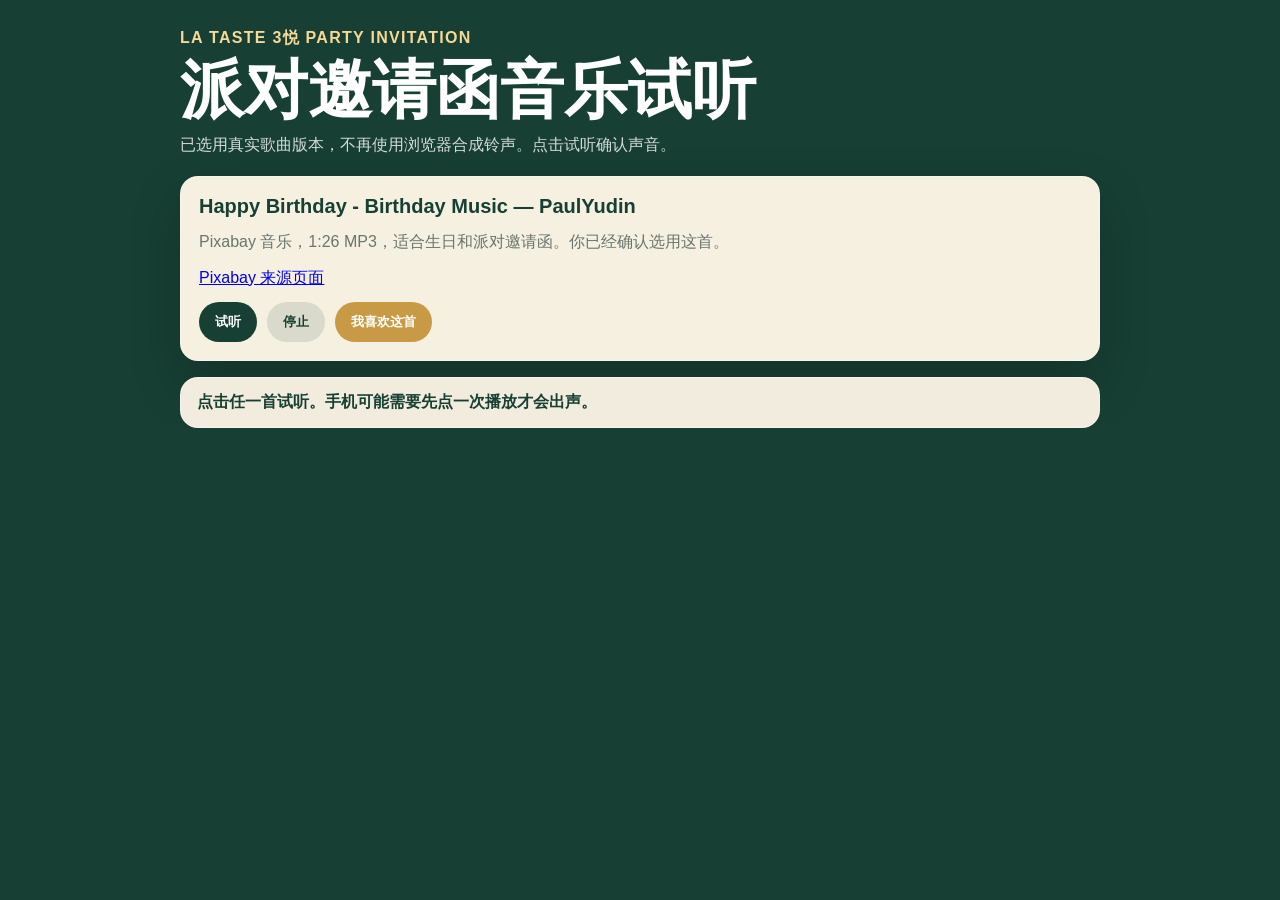
<file: music-preview.html>
<!DOCTYPE html>
<html lang="zh-Hans">
<head>
  <meta charset="UTF-8">
  <meta name="viewport" content="width=device-width, initial-scale=1.0">
  <title>派对邀请函音乐试听 | La Taste 3悦</title>
  <style>
    :root {
      --green: #173f34;
      --gold: #c99a45;
      --cream: #fff8e8;
      --ink: #21352f;
      --muted: #6a756f;
      --pink: #f5aabc;
    }

    * {
      box-sizing: border-box;
    }

    body {
      margin: 0;
      min-height: 100vh;
      background:
        linear-gradient(180deg, rgba(23, 63, 52, 0.95), rgba(23, 63, 52, 0.82)),
        #173f34;
      color: var(--ink);
      font-family: Arial, "Microsoft YaHei", sans-serif;
    }

    main {
      width: min(920px, calc(100% - 28px));
      margin: 0 auto;
      padding: 28px 0 44px;
    }

    header {
      color: white;
      margin-bottom: 18px;
    }

    header span {
      color: #f5d996;
      font-weight: 800;
      letter-spacing: 0.08em;
      text-transform: uppercase;
    }

    h1 {
      margin: 8px 0 8px;
      font-size: clamp(2rem, 8vw, 4rem);
      line-height: 1.05;
    }

    header p {
      max-width: 680px;
      margin: 0;
      color: rgba(255, 255, 255, 0.82);
      font-size: 1rem;
      line-height: 1.6;
    }

    .grid {
      display: grid;
      gap: 14px;
    }

    .track {
      display: grid;
      gap: 12px;
      border: 1px solid rgba(255, 255, 255, 0.34);
      border-radius: 18px;
      padding: 18px;
      background: rgba(255, 248, 232, 0.96);
      box-shadow: 0 22px 52px rgba(0, 0, 0, 0.18);
    }

    .track h2 {
      margin: 0;
      color: var(--green);
      font-size: 1.25rem;
    }

    .track p {
      margin: 0;
      color: var(--muted);
      line-height: 1.5;
    }

    .actions {
      display: flex;
      flex-wrap: wrap;
      gap: 10px;
    }

    button {
      border: 0;
      border-radius: 999px;
      padding: 11px 16px;
      cursor: pointer;
      font-weight: 800;
    }

    .play {
      background: var(--green);
      color: white;
    }

    .stop {
      background: rgba(23, 63, 52, 0.12);
      color: var(--green);
    }

    .choose {
      background: var(--gold);
      color: white;
    }

    #status {
      position: sticky;
      bottom: 0;
      margin-top: 16px;
      border: 1px solid rgba(255, 255, 255, 0.38);
      border-radius: 18px;
      padding: 14px 16px;
      background: rgba(255, 248, 232, 0.94);
      color: var(--green);
      font-weight: 800;
    }
  </style>
</head>
<body>
  <main>
    <header>
      <span>La Taste 3悦 Party Invitation</span>
      <h1>派对邀请函音乐试听</h1>
      <p>已选用真实歌曲版本，不再使用浏览器合成铃声。点击试听确认声音。</p>
    </header>

    <section class="grid" id="trackList"></section>
    <div id="status">点击任一首试听。手机可能需要先点一次播放才会出声。</div>
  </main>

  <script>
    const track = {
      id: "pixabay-birthday",
      name: "Happy Birthday - Birthday Music — PaulYudin",
      note: "Pixabay 音乐，1:26 MP3，适合生日和派对邀请函。你已经确认选用这首。",
      file: "audio/paulyudin-happy-birthday-birthday-music-595942.mp3?v=paulyudin-20260927",
      source: "https://pixabay.com/music/beats-happy-birthday-birthday-music-595942/"
    };

    const player = new Audio(track.file);
    player.loop = true;
    player.volume = 0.72;

    function stopAll() {
      player.pause();
      player.currentTime = 0;
    }

    function playTrack() {
      player.play().then(() => {
        document.getElementById("status").textContent = `正在试听：${track.name}`;
      }).catch(() => {
        document.getElementById("status").textContent = "手机或浏览器拦截了播放，请再点一次试听。";
      });
    }

    function chooseTrack() {
      document.getElementById("status").textContent = `已选：${track.name}`;
    }

    document.getElementById("trackList").innerHTML = `
      <article class="track">
        <h2>${track.name}</h2>
        <p>${track.note}</p>
        <p><a href="${track.source}" target="_blank" rel="noopener">Pixabay 来源页面</a></p>
        <div class="actions">
          <button class="play" type="button" data-play>试听</button>
          <button class="stop" type="button" data-stop>停止</button>
          <button class="choose" type="button" data-choose>我喜欢这首</button>
        </div>
      </article>
    `;

    document.addEventListener("click", (event) => {
      if (event.target.dataset.play !== undefined) playTrack();
      if (event.target.dataset.choose !== undefined) chooseTrack();
      if (event.target.dataset.stop !== undefined) {
        stopAll();
        document.getElementById("status").textContent = "已停止。";
      }
    });
  </script>
</body>
</html>
</file>
<file: style.css>
:root {
  --green: #173f34;
  --green-soft: #245648;
  --gold: #c99a45;
  --gold-light: #ead6a6;
  --cream: #fff8ea;
  --cream-card: #fff3d9;
  --paper: #fbf4e8;
  --ink: #24342d;
  --muted: #6d746b;
  --line: rgba(36, 52, 45, 0.14);
  --shadow: 0 20px 60px rgba(23, 63, 52, 0.14);
}

* {
  box-sizing: border-box;
}

html {
  scroll-behavior: smooth;
}

body {
  margin: 0;
  background:
    linear-gradient(135deg, rgba(201, 154, 69, 0.12), transparent 28%),
    var(--paper);
  color: var(--ink);
  font-family: Inter, "Noto Serif SC", system-ui, sans-serif;
  line-height: 1.7;
}

a {
  color: inherit;
  text-decoration: none;
}

button,
input,
select,
textarea {
  font: inherit;
}

.fade-in {
  animation: pageFade 720ms ease both;
}

.site-shell,
.invite-page,
.event-page,
.admin-layout {
  width: min(100%, 760px);
  margin: 0 auto;
  overflow: hidden;
}

.home-hero,
.invite-hero,
.event-hero {
  position: relative;
  min-height: 92vh;
  display: grid;
  align-items: end;
  overflow: hidden;
  color: white;
}

.admin-hero {
  padding: 36px 22px 18px;
  color: var(--green);
}

.admin-hero h1,
.home-hero h1,
.invite-hero h1 {
  margin: 0;
  font-family: "Noto Serif SC", serif;
  letter-spacing: 0;
}

.admin-hero h1 {
  font-size: clamp(2rem, 9vw, 3.4rem);
  line-height: 1.18;
}

.admin-hero p {
  margin: 12px 0 0;
  color: var(--muted);
}

.mini-link {
  display: inline-flex;
  margin-bottom: 14px;
  color: var(--gold);
  font-weight: 700;
}

.hero-media {
  position: absolute;
  inset: 0;
  background:
    linear-gradient(rgba(23, 63, 52, 0.1), rgba(23, 63, 52, 0.1)),
    url("images/la-taste-cover.png") center/cover;
  transform: scale(1.04);
  animation: slowZoom 14s ease-in-out infinite alternate;
}

.invite-cover {
  background:
    linear-gradient(rgba(23, 63, 52, 0.12), rgba(23, 63, 52, 0.12)),
    url("images/la-taste-cover.png") center/cover;
}

.invite-story {
  background:
    linear-gradient(180deg, #fff6f7 0%, #fffaf2 46%, #f7efe5 100%);
}

.invite-envelope-stage {
  position: relative;
  min-height: 100svh;
  display: grid;
  place-items: center;
  overflow: hidden;
  padding: 90px 20px 42px;
}

.invite-envelope-stage .invite-cover {
  position: absolute;
  inset: 0;
  background-position: center;
  background-size: cover;
  filter: saturate(1.03) contrast(1.02);
  transform: scale(1.04);
  animation: slowZoom 16s ease-in-out infinite alternate;
}

.invite-stage-shade {
  position: absolute;
  inset: 0;
  background:
    linear-gradient(180deg, rgba(68, 33, 42, 0.18), rgba(68, 33, 42, 0.36) 54%, rgba(255, 246, 247, 0.9)),
    radial-gradient(circle at 50% 46%, rgba(255, 236, 241, 0.18), rgba(68, 33, 42, 0.34));
}

.invite-stage-brand {
  position: absolute;
  z-index: 2;
  top: 28px;
  left: 22px;
  display: grid;
  gap: 2px;
  color: #fff8f9;
  text-shadow: 0 2px 18px rgba(50, 20, 28, 0.42);
}

.invite-stage-brand span {
  color: #ffe1e8;
  font-family: "Noto Serif SC", serif;
  font-size: 1.12rem;
  font-weight: 800;
}

.invite-stage-brand strong {
  font-size: 0.76rem;
  font-weight: 900;
  letter-spacing: 0.18em;
  text-transform: uppercase;
}

.envelope-button {
  position: relative;
  z-index: 2;
  display: grid;
  place-items: center;
  width: min(88vw, 390px);
  border: 0;
  background: transparent;
  cursor: pointer;
  padding: 0;
  color: #5f2d3a;
  animation: inviteButtonBounce 1.55s ease-in-out infinite;
}

.envelope-button:focus-visible {
  outline: 4px solid rgba(255, 210, 222, 0.8);
  outline-offset: 10px;
  border-radius: 32px;
}

.envelope-glow {
  position: absolute;
  width: 112%;
  aspect-ratio: 1;
  border-radius: 50%;
  background: radial-gradient(circle, rgba(255, 225, 232, 0.72), rgba(255, 225, 232, 0));
  filter: blur(4px);
  animation: inviteGlow 2.6s ease-in-out infinite;
}

.envelope {
  position: relative;
  width: 100%;
  aspect-ratio: 1.42 / 1;
  filter: drop-shadow(0 28px 40px rgba(68, 33, 42, 0.26));
  transform: translateY(0);
  animation: envelopeWiggle 1.55s ease-in-out infinite;
  transition: transform 360ms ease, opacity 300ms ease;
}

.envelope-front,
.envelope-flap,
.envelope-paper {
  position: absolute;
  inset: 0;
  border-radius: 24px;
}

.envelope-front {
  background:
    linear-gradient(34deg, transparent 49.4%, rgba(255, 255, 255, 0.34) 50%, transparent 50.6%),
    linear-gradient(-34deg, transparent 49.4%, rgba(255, 255, 255, 0.34) 50%, transparent 50.6%),
    linear-gradient(145deg, #ffd7e2, #f7aebf 54%, #f3a0b4);
  border: 1px solid rgba(255, 255, 255, 0.56);
  box-shadow: inset 0 -26px 42px rgba(158, 75, 96, 0.18);
}

.envelope-front::after {
  content: "";
  position: absolute;
  inset: 0;
  border-radius: 24px;
  background: linear-gradient(112deg, transparent 18%, rgba(255, 255, 255, 0.78) 48%, transparent 76%);
  transform: translateX(-115%);
  animation: envelopeShine 2.8s ease-in-out infinite;
}

.envelope-front::before {
  content: "";
  position: absolute;
  inset: -2px;
  border-radius: 26px;
  border: 2px solid rgba(255, 255, 255, 0.38);
  opacity: 0.7;
  animation: envelopeOutline 2.6s ease-in-out infinite;
}

.envelope-flap {
  z-index: 3;
  clip-path: polygon(0 0, 100% 0, 50% 58%);
  background: linear-gradient(180deg, #ffe6ec, #f5aabc);
  transform-origin: top;
  transition: transform 760ms cubic-bezier(.2, .8, .2, 1);
  border-radius: 24px 24px 10px 10px;
}

.envelope-paper {
  z-index: 1;
  inset: 12% 8% auto;
  height: 66%;
  display: grid;
  place-items: center;
  padding: 24px;
  background:
    linear-gradient(180deg, rgba(255, 255, 255, 0.88), rgba(255, 255, 255, 0.7)),
    #fffaf5;
  border: 1px solid rgba(255, 214, 224, 0.8);
  transform: translateY(28%);
  animation: paperPeek 1.55s ease-in-out infinite;
  transition: transform 760ms cubic-bezier(.2, .8, .2, 1);
}

.envelope-paper span {
  color: #7b3345;
  font-family: "Noto Serif SC", serif;
  font-size: clamp(1.45rem, 7vw, 2.1rem);
  font-weight: 800;
  line-height: 1.15;
  text-align: center;
}

.envelope-seal {
  position: absolute;
  z-index: 4;
  left: 50%;
  top: 54%;
  width: 54px;
  height: 54px;
  display: grid;
  place-items: center;
  border-radius: 50%;
  background: linear-gradient(145deg, #f8c866, #c78931);
  color: #fff9e8;
  font-family: "Noto Serif SC", serif;
  font-size: 1.5rem;
  font-weight: 900;
  box-shadow: 0 12px 24px rgba(120, 67, 18, 0.28);
  transform: translate(-50%, -50%);
  animation: sealSpinPulse 1.55s ease-in-out infinite;
  transition: transform 360ms ease, opacity 260ms ease;
}

.envelope-hint {
  position: relative;
  margin-top: 20px;
  border: 1px solid rgba(255, 255, 255, 0.45);
  border-radius: 999px;
  padding: 8px 16px;
  background: rgba(255, 248, 250, 0.18);
  color: white;
  font-size: 0.9rem;
  font-weight: 900;
  text-shadow: 0 2px 14px rgba(68, 33, 42, 0.46);
  backdrop-filter: blur(10px);
  animation: hintFloat 1.9s ease-in-out infinite;
}

.invite-envelope-stage.is-open .envelope-button {
  pointer-events: none;
}

.invite-envelope-stage.is-open .envelope {
  animation: none;
  opacity: 0;
  transform: translateY(-54px) scale(0.86);
}

.invite-envelope-stage.is-open .envelope-flap {
  transform: rotateX(178deg);
}

.invite-envelope-stage.is-open .envelope-paper {
  animation: none;
  transform: translateY(-52%);
}

.invite-envelope-stage.is-open .envelope-seal {
  animation: none;
  opacity: 0;
  transform: translate(-50%, -50%) scale(0.72);
}

.invite-envelope-stage.is-open .envelope-button {
  animation: none;
}

.invite-sparkles {
  position: absolute;
  inset: -96px -78px -78px;
  z-index: 20;
  pointer-events: none;
}

.invite-sparkles span {
  position: absolute;
  width: 24px;
  height: 24px;
  display: grid;
  place-items: center;
  color: #e84f82;
  font-size: 2.1rem;
  font-weight: 900;
  text-shadow:
    0 2px 0 rgba(255, 255, 255, 0.92),
    0 8px 18px rgba(95, 45, 58, 0.4);
  opacity: 0.9;
  animation: heartFloat 8.5s ease-in-out infinite both;
}

.invite-sparkles span::before {
  content: "♡";
}

.invite-sparkles span:nth-child(1) {
  left: -8%;
  top: 62%;
  animation-delay: -0.6s;
  --heart-drift: -18px;
}

.invite-sparkles span:nth-child(2) {
  left: 4%;
  top: 24%;
  animation-delay: -2.2s;
  --heart-drift: 22px;
}

.invite-sparkles span:nth-child(3) {
  right: 2%;
  top: 18%;
  animation-delay: -4.1s;
  --heart-drift: -24px;
}

.invite-sparkles span:nth-child(4) {
  right: -9%;
  top: 58%;
  animation-delay: -6s;
  --heart-drift: 18px;
}

.invite-sparkles span:nth-child(5) {
  left: 18%;
  bottom: 0;
  animation-delay: -1.4s;
  --heart-drift: 16px;
}

.invite-sparkles span:nth-child(6) {
  right: 16%;
  bottom: -2%;
  animation-delay: -3.3s;
  --heart-drift: -20px;
}

.invite-sparkles span:nth-child(even)::before {
  content: "♡";
}

.invite-music-toggle {
  position: absolute;
  z-index: 4;
  right: 20px;
  top: 26px;
  width: 44px;
  height: 44px;
  display: grid;
  place-items: center;
  border: 1px solid rgba(255, 255, 255, 0.5);
  border-radius: 50%;
  background: rgba(255, 248, 250, 0.18);
  color: white;
  cursor: pointer;
  font-size: 1.15rem;
  font-weight: 900;
  box-shadow: 0 12px 28px rgba(68, 33, 42, 0.18);
  backdrop-filter: blur(10px);
}

.invite-music-toggle.is-playing {
  background: rgba(255, 215, 224, 0.86);
  color: #6f3144;
}

.invite-music-toggle.is-playing span {
  animation: musicBeat 1.2s ease-in-out infinite;
}

.invite-envelope-stage.is-open .envelope-hint {
  opacity: 0;
}

.guest-invite-card {
  position: absolute;
  z-index: 3;
  width: min(90vw, 440px);
  max-height: calc(100svh - 76px);
  overflow-y: auto;
  overflow-x: hidden;
  border: 1px solid rgba(255, 215, 224, 0.86);
  border-radius: 30px;
  padding: 26px;
  background:
    linear-gradient(180deg, rgba(255, 255, 255, 0.92), rgba(255, 249, 245, 0.94)),
    #fffaf5;
  box-shadow: 0 28px 72px rgba(68, 33, 42, 0.28);
  opacity: 0;
  transform: translateY(34px) scale(0.94);
  pointer-events: none;
  transition: opacity 520ms ease, transform 620ms cubic-bezier(.2, .8, .2, 1);
}

.invite-envelope-stage.is-open .guest-invite-card {
  opacity: 1;
  transform: translateY(0) scale(1);
  pointer-events: auto;
}

.invite-envelope-stage.normal-invite .guest-invite-card {
  border-radius: 18px;
  border-color: rgba(23, 63, 52, 0.18);
  background:
    linear-gradient(180deg, rgba(255, 255, 255, 0.96), rgba(250, 247, 238, 0.96)),
    #fffdf7;
  box-shadow: 0 24px 64px rgba(11, 28, 23, 0.24);
}

.invite-envelope-stage.normal-invite #inviteModeLabel,
.invite-envelope-stage.normal-invite .guest-invite-card::before,
.invite-envelope-stage.normal-invite .guest-invite-card::after {
  display: none;
}

.invite-envelope-stage.normal-invite .guest-invite-card h1 {
  color: var(--green);
  font-family: Inter, sans-serif;
  font-size: clamp(1.55rem, 6vw, 2.25rem);
}

.invite-envelope-stage.normal-invite .guest-invite-card p {
  color: var(--muted);
  font-family: Inter, sans-serif;
}

.invite-envelope-stage.normal-invite .letter-lines {
  border-top-color: rgba(23, 63, 52, 0.16);
}

.invite-envelope-stage.normal-invite .letter-lines strong {
  color: var(--gold);
}

.invite-envelope-stage.normal-invite .letter-lines span {
  color: var(--green);
}

.guest-invite-card::before,
.guest-invite-card::after {
  content: "";
  position: absolute;
  border-radius: 999px;
  background: rgba(255, 205, 218, 0.34);
}

.guest-invite-card::before {
  width: 86px;
  height: 86px;
  top: -28px;
  right: -22px;
}

.guest-invite-card::after {
  width: 58px;
  height: 58px;
  left: -18px;
  bottom: 18%;
}

.guest-invite-card h1 {
  position: relative;
  margin: 0 0 12px;
  color: #5f2d3a;
  font-family: "Noto Serif SC", serif;
  font-size: clamp(1.8rem, 8vw, 2.65rem);
  line-height: 1.16;
}

.guest-invite-card p {
  position: relative;
  margin: 0;
  color: #765d60;
  font-family: "Noto Serif SC", serif;
  font-size: 1rem;
  white-space: pre-line;
}

.letter-lines {
  position: relative;
  display: grid;
  gap: 10px;
  margin-top: 22px;
  padding: 18px 0 0;
  border-top: 1px solid rgba(189, 112, 131, 0.24);
}

.letter-lines p {
  display: grid;
  gap: 4px;
  margin: 0;
}

.letter-lines strong {
  color: #bd7083;
  font-family: Inter, sans-serif;
  font-size: 0.72rem;
  font-weight: 900;
  letter-spacing: 0.08em;
  text-transform: uppercase;
}

.letter-lines span {
  color: #5f2d3a;
  font-weight: 900;
}

.guest-event-details {
  position: relative;
  display: grid;
  grid-template-columns: 1fr 1fr;
  gap: 10px;
  margin: 22px 0 0;
  min-width: 0;
}

.guest-event-details div {
  border: 1px solid rgba(255, 204, 217, 0.72);
  border-radius: 18px;
  padding: 11px 12px;
  background: rgba(255, 255, 255, 0.64);
}

.guest-event-details dt {
  color: #bd7083;
  font-size: 0.72rem;
  font-weight: 900;
  letter-spacing: 0.12em;
  text-transform: uppercase;
}

.guest-event-details dd {
  margin: 4px 0 0;
  color: #5f2d3a;
  font-weight: 900;
  word-break: break-word;
}

.guest-card-actions {
  position: relative;
  display: grid;
  grid-template-columns: 1fr;
  gap: 10px;
  margin-top: 18px;
  min-width: 0;
}

.event-cover {
  background:
    linear-gradient(rgba(23, 63, 52, 0.1), rgba(23, 63, 52, 0.1)),
    url("images/event-space-wall-floral.png") center/cover;
}

.hero-shade {
  position: absolute;
  inset: 0;
  background:
    linear-gradient(180deg, rgba(11, 28, 23, 0.12), rgba(11, 28, 23, 0.24) 44%, rgba(11, 28, 23, 0.92)),
    radial-gradient(circle at 50% 72%, rgba(23, 63, 52, 0.1), rgba(11, 28, 23, 0.34));
}

.gold-line {
  position: absolute;
  inset: 12% auto auto -16%;
  width: 72%;
  height: 1px;
  background: linear-gradient(90deg, transparent, rgba(234, 214, 166, 0.8), transparent);
  transform: rotate(-20deg);
}

.home-hero-content,
.invite-hero-content,
.event-hero-content {
  position: relative;
  z-index: 1;
  padding: 0 24px 52px;
}

.home-hero h1,
.invite-hero h1,
.event-hero h1 {
  font-size: clamp(2.65rem, 13vw, 5.8rem);
  line-height: 0.98;
}

.invite-hero-content h1 {
  font-family: Inter, sans-serif;
  font-weight: 700;
}

.invite-hero-content #inviteHeadline {
  max-width: 10em;
  font-family: "Noto Serif SC", serif;
  font-size: clamp(2.35rem, 10.5vw, 4.9rem);
  line-height: 1.06;
}

.hero-subtitle,
.invite-hero-content p,
.invite-hero-content span,
.event-hero-content p {
  display: block;
  margin: 12px 0 0;
  color: rgba(255, 248, 234, 0.94);
  text-shadow: 0 2px 18px rgba(0, 0, 0, 0.28);
}

.event-hero-content > * {
  opacity: 0;
  transform: translateY(18px);
  animation: heroLift 760ms ease forwards;
}

.event-hero-content > *:nth-child(2) {
  animation-delay: 90ms;
}

.event-hero-content > *:nth-child(3) {
  animation-delay: 180ms;
}

.event-hero-content > *:nth-child(4) {
  animation-delay: 270ms;
}

.event-hero-content > *:nth-child(5) {
  animation-delay: 360ms;
}

.eyebrow,
.section-kicker {
  margin: 0 0 10px;
  color: var(--gold);
  font-size: 0.78rem;
  font-weight: 800;
  letter-spacing: 0.16em;
  text-transform: uppercase;
}

.home-hero .eyebrow,
.invite-hero .eyebrow,
.event-hero .eyebrow {
  text-shadow: 0 2px 16px rgba(0, 0, 0, 0.34);
}

.light-link {
  color: var(--gold-light);
}

.home-actions,
.button-row {
  display: grid;
  gap: 12px;
  margin-top: 24px;
}

.btn {
  display: inline-flex;
  position: relative;
  overflow: hidden;
  min-height: 50px;
  align-items: center;
  justify-content: center;
  border: 0;
  border-radius: 999px;
  padding: 13px 20px;
  cursor: pointer;
  font-weight: 800;
  transition: transform 180ms ease, box-shadow 180ms ease, background 180ms ease;
}

.btn::after {
  content: "";
  position: absolute;
  inset: 0;
  background: linear-gradient(110deg, transparent 18%, rgba(255, 255, 255, 0.22) 48%, transparent 78%);
  transform: translateX(-120%);
  transition: transform 520ms ease;
}

.btn:hover {
  transform: translateY(-2px);
}

.btn:hover::after {
  transform: translateX(120%);
}

.btn:active {
  transform: translateY(1px) scale(0.99);
}

.btn-primary {
  background: var(--green);
  color: var(--cream);
  box-shadow: 0 14px 30px rgba(23, 63, 52, 0.22);
}

.btn-ghost {
  border: 1px solid rgba(255, 248, 234, 0.55);
  color: var(--cream);
  background: rgba(255, 255, 255, 0.08);
  backdrop-filter: blur(8px);
}

.btn-ghost-dark {
  border: 1px solid rgba(23, 63, 52, 0.24);
  color: var(--green);
  background: rgba(255, 248, 234, 0.58);
}

.btn-whatsapp {
  background: #1f7a4f;
  color: white;
  box-shadow: 0 14px 30px rgba(31, 122, 79, 0.2);
}

.section,
.invitation-card,
.admin-card,
.action-panel {
  margin: 16px;
  padding: 24px;
  border: 1px solid rgba(201, 154, 69, 0.22);
  border-radius: 26px;
  background: rgba(255, 243, 217, 0.86);
  box-shadow: var(--shadow);
}

.section h2,
.invitation-card h2,
.admin-card h2 {
  margin: 0 0 12px;
  color: var(--green);
  font-family: "Noto Serif SC", serif;
  font-size: clamp(1.45rem, 7vw, 2.15rem);
  line-height: 1.28;
}

.section p,
.intro-block p {
  margin: 0;
  color: var(--muted);
}

.booking-form {
  display: grid;
  gap: 16px;
}

.booking-form label {
  display: grid;
  gap: 7px;
  color: var(--green);
  font-weight: 800;
}

.booking-form span {
  font-size: 0.9rem;
}

.booking-form input,
.booking-form select,
.booking-form textarea,
.link-output {
  width: 100%;
  border: 1px solid var(--line);
  border-radius: 18px;
  background: rgba(255, 255, 255, 0.66);
  color: var(--ink);
  padding: 14px 15px;
  outline: none;
  transition: border 160ms ease, box-shadow 160ms ease, background 160ms ease;
}

.booking-form input:focus,
.booking-form select:focus,
.booking-form textarea:focus,
.link-output:focus {
  border-color: rgba(201, 154, 69, 0.7);
  background: white;
  box-shadow: 0 0 0 4px rgba(201, 154, 69, 0.12);
}

.form-grid {
  display: grid;
  grid-template-columns: 1fr 1fr;
  gap: 12px;
}

.link-output {
  min-height: 112px;
  resize: vertical;
}

.status-text {
  min-height: 24px;
  margin: 12px 0 0;
  color: var(--green-soft);
  font-size: 0.92rem;
  font-weight: 700;
}

.reservation-card {
  margin-top: -36px;
  position: relative;
  z-index: 3;
}

.welcome-card {
  position: relative;
  z-index: 3;
  margin-top: -42px;
  background:
    linear-gradient(135deg, rgba(255, 255, 255, 0.72), rgba(255, 243, 217, 0.9)),
    var(--cream-card);
}

.welcome-card h2 {
  font-size: clamp(1.75rem, 8vw, 2.55rem);
}

.welcome-card p {
  margin: 0;
  color: var(--green-soft);
  font-family: "Noto Serif SC", serif;
  font-size: 1.04rem;
}

.welcome-meta {
  display: flex;
  flex-wrap: wrap;
  gap: 8px;
  margin-top: 18px;
}

.welcome-meta span {
  border: 1px solid rgba(201, 154, 69, 0.24);
  border-radius: 999px;
  padding: 7px 11px;
  background: rgba(255, 255, 255, 0.52);
  color: var(--green);
  font-size: 0.82rem;
  font-weight: 900;
}

.confirmation-card {
  padding: 0;
  overflow: hidden;
}

.confirmation-head {
  display: grid;
  gap: 3px;
  padding: 18px 20px;
  color: var(--green);
}

.confirmation-head span {
  font-family: "Noto Serif SC", serif;
  font-size: 1.12rem;
  font-weight: 900;
}

.confirmation-head small {
  color: var(--muted);
  font-weight: 800;
}

.compact-details {
  margin: 0;
  padding: 0 18px 18px;
}

.compact-details div {
  border-radius: 14px;
  padding: 11px 12px;
}

.event-note-card {
  background:
    linear-gradient(135deg, rgba(23, 63, 52, 0.96), rgba(36, 86, 72, 0.92)),
    var(--green);
}

.event-note-card h2,
.event-note-card p {
  color: var(--cream);
}

.event-note-card p {
  opacity: 0.86;
}

.detail-list {
  display: grid;
  grid-template-columns: 1fr 1fr;
  gap: 12px;
  margin: 18px 0 0;
}

.detail-list div {
  padding: 14px;
  border: 1px solid rgba(23, 63, 52, 0.1);
  border-radius: 18px;
  background: rgba(255, 255, 255, 0.48);
}

.detail-list dt {
  color: var(--muted);
  font-size: 0.78rem;
  font-weight: 800;
}

.detail-list dd {
  margin: 4px 0 0;
  color: var(--green);
  font-weight: 900;
  word-break: break-word;
}

.detail-wide {
  grid-column: 1 / -1;
}

.dish-grid {
  display: grid;
  gap: 10px;
  margin-top: 16px;
}

.signature-dish {
  overflow: hidden;
  border: 1px solid rgba(201, 154, 69, 0.24);
  border-radius: 24px;
  background: rgba(255, 255, 255, 0.5);
  box-shadow: 0 18px 48px rgba(23, 63, 52, 0.1);
}

.signature-dish + .signature-dish {
  margin-top: 14px;
}

.signature-dish img {
  display: block;
  width: 100%;
  aspect-ratio: 4 / 3;
  object-fit: cover;
}

.signature-dish div {
  padding: 18px;
}

.signature-dish span {
  display: inline-flex;
  border-radius: 999px;
  padding: 4px 10px;
  background: rgba(201, 154, 69, 0.18);
  color: var(--gold);
  font-size: 0.72rem;
  font-weight: 900;
  letter-spacing: 0.12em;
  text-transform: uppercase;
}

.signature-dish h3 {
  margin: 10px 0 6px;
  color: var(--green);
  font-family: "Noto Serif SC", serif;
  font-size: 1.45rem;
}

.signature-dish p {
  margin: 0;
  color: var(--muted);
}

.dish-card {
  border: 1px solid rgba(201, 154, 69, 0.22);
  border-radius: 18px;
  padding: 15px 16px;
  background: rgba(255, 255, 255, 0.5);
  color: var(--green);
  font-weight: 900;
}

.feature-photo {
  min-height: 260px;
  margin: 16px;
  border-radius: 28px;
  background:
    linear-gradient(180deg, rgba(23, 63, 52, 0.02), rgba(23, 63, 52, 0.34)),
    url("images/event-space-buffet-canape.png") center/cover;
  box-shadow: var(--shadow);
}

.event-service-grid {
  display: grid;
  gap: 12px;
  margin: 16px;
}

.service-card,
.flow-step {
  border: 1px solid rgba(201, 154, 69, 0.22);
  border-radius: 24px;
  background: rgba(255, 243, 217, 0.86);
  box-shadow: var(--shadow);
  transition: transform 260ms ease, box-shadow 260ms ease, border-color 260ms ease;
  will-change: transform;
}

.service-card {
  overflow: hidden;
  padding: 20px;
}

.service-card:hover,
.event-gallery figure:hover,
.flow-step:hover {
  border-color: rgba(201, 154, 69, 0.46);
  box-shadow: 0 24px 62px rgba(23, 63, 52, 0.18);
  transform: translateY(-4px);
}

.service-card-photo {
  padding: 0;
}

.service-card-photo img {
  display: block;
  width: 100%;
  aspect-ratio: 4 / 3;
  object-fit: cover;
  transform: scale(1.01);
  transition: transform 520ms ease, filter 520ms ease;
}

.service-card:hover img,
.event-gallery figure:hover img {
  filter: saturate(1.04) contrast(1.02);
  transform: scale(1.055);
}

.service-card-photo span,
.service-card-photo h3,
.service-card-photo p {
  margin-inline: 20px;
}

.service-card-photo span {
  margin-top: 18px;
}

.service-card-photo p {
  margin-bottom: 20px;
}

.service-card span {
  display: inline-flex;
  width: 38px;
  height: 38px;
  align-items: center;
  justify-content: center;
  border-radius: 50%;
  background: rgba(201, 154, 69, 0.18);
  color: var(--gold);
  font-weight: 900;
}

.service-card h3,
.flow-step h3 {
  margin: 12px 0 6px;
  color: var(--green);
  font-family: "Noto Serif SC", serif;
  font-size: 1.32rem;
}

.service-card p,
.flow-step p {
  margin: 0;
  color: var(--muted);
}

.event-feature {
  background:
    linear-gradient(180deg, rgba(23, 63, 52, 0.02), rgba(23, 63, 52, 0.24)),
    url("images/event-space-buffet-canape.png") center/cover;
}

.event-gallery {
  display: grid;
  gap: 12px;
  margin: 16px;
}

.event-gallery figure {
  overflow: hidden;
  margin: 0;
  border: 1px solid rgba(201, 154, 69, 0.22);
  border-radius: 24px;
  background: rgba(255, 243, 217, 0.86);
  box-shadow: var(--shadow);
  transition: transform 260ms ease, box-shadow 260ms ease, border-color 260ms ease;
}

.event-gallery img {
  display: block;
  width: 100%;
  aspect-ratio: 4 / 3;
  object-fit: cover;
  transform: scale(1.01);
  transition: transform 520ms ease, filter 520ms ease;
}

.event-gallery figcaption {
  padding: 12px 16px 16px;
  color: var(--green);
  font-weight: 900;
}

.event-flow {
  display: grid;
  gap: 12px;
  margin: 16px;
}

.flow-step {
  display: grid;
  grid-template-columns: auto 1fr;
  gap: 14px;
  padding: 18px;
}

.flow-step strong {
  display: inline-flex;
  width: 34px;
  height: 34px;
  align-items: center;
  justify-content: center;
  border-radius: 50%;
  background: var(--green);
  color: var(--cream);
}

.event-service-grid.reveal .service-card,
.event-gallery.reveal figure,
.event-flow.reveal .flow-step {
  opacity: 0;
  transform: translateY(24px) scale(0.985);
}

.event-service-grid.reveal.is-visible .service-card,
.event-gallery.reveal.is-visible figure,
.event-flow.reveal.is-visible .flow-step {
  animation: cardRise 680ms ease forwards;
}

.event-service-grid.reveal.is-visible .service-card:nth-child(2),
.event-gallery.reveal.is-visible figure:nth-child(2),
.event-flow.reveal.is-visible .flow-step:nth-child(2) {
  animation-delay: 90ms;
}

.event-service-grid.reveal.is-visible .service-card:nth-child(3),
.event-gallery.reveal.is-visible figure:nth-child(3),
.event-flow.reveal.is-visible .flow-step:nth-child(3) {
  animation-delay: 180ms;
}

.event-service-grid.reveal.is-visible .service-card:nth-child(4) {
  animation-delay: 270ms;
}

.event-service-grid.reveal.is-visible .service-card:nth-child(5) {
  animation-delay: 360ms;
}

.event-service-grid.reveal.is-visible .service-card:nth-child(6) {
  animation-delay: 450ms;
}

.event-feature.reveal.is-visible {
  animation: softPhotoFocus 900ms ease both;
}

.action-panel {
  display: grid;
  gap: 12px;
  margin-bottom: 34px;
}

.invite-link-output,
.action-panel .status-text {
  grid-column: 1 / -1;
}

.reveal {
  opacity: 0;
  transform: translateY(22px);
  transition: opacity 620ms ease, transform 620ms ease;
}

.reveal.is-visible {
  opacity: 1;
  transform: translateY(0);
}

@keyframes pageFade {
  from {
    opacity: 0;
  }
  to {
    opacity: 1;
  }
}

@keyframes slowZoom {
  from {
    transform: scale(1.04) translateY(0);
  }
  to {
    transform: scale(1.1) translateY(-10px);
  }
}

@keyframes heroLift {
  to {
    opacity: 1;
    transform: translateY(0);
  }
}

@keyframes cardRise {
  to {
    opacity: 1;
    transform: translateY(0) scale(1);
  }
}

@keyframes softPhotoFocus {
  from {
    filter: saturate(0.9) contrast(0.96);
    transform: translateY(18px) scale(0.985);
  }
  to {
    filter: saturate(1) contrast(1);
    transform: translateY(0) scale(1);
  }
}

@keyframes inviteGlow {
  0%,
  100% {
    opacity: 0.54;
    transform: scale(0.98);
  }
  50% {
    opacity: 0.86;
    transform: scale(1.04);
  }
}

@keyframes hintFloat {
  0%,
  100% {
    transform: translateY(0);
  }
  50% {
    transform: translateY(-5px);
  }
}

@keyframes envelopeFloat {
  0%,
  100% {
    transform: translateY(0) rotate(-1.1deg) scale(1);
  }
  50% {
    transform: translateY(-18px) rotate(1.1deg) scale(1.018);
  }
}

@keyframes envelopeShine {
  0%,
  36% {
    opacity: 0;
    transform: translateX(-130%);
  }
  52% {
    opacity: 1;
  }
  70%,
  100% {
    opacity: 0;
    transform: translateX(130%);
  }
}

@keyframes envelopeOutline {
  0%,
  100% {
    opacity: 0.28;
    transform: scale(1);
  }
  50% {
    opacity: 0.9;
    transform: scale(1.018);
  }
}

@keyframes sealPulse {
  0%,
  100% {
    transform: translate(-50%, -50%) scale(1);
    box-shadow: 0 12px 24px rgba(120, 67, 18, 0.28);
    filter: brightness(1);
  }
  50% {
    transform: translate(-50%, -50%) scale(1.16);
    box-shadow: 0 14px 36px rgba(120, 67, 18, 0.48), 0 0 0 10px rgba(248, 200, 102, 0.18);
    filter: brightness(1.16);
  }
}

@keyframes musicBeat {
  0%,
  100% {
    transform: scale(1) rotate(0deg);
  }
  50% {
    transform: scale(1.16) rotate(-8deg);
  }
}

@keyframes inviteButtonBounce {
  0%,
  100% {
    transform: translateY(0);
  }
  45% {
    transform: translateY(-16px);
  }
}

@keyframes envelopeWiggle {
  0%,
  100% {
    transform: rotate(-2.4deg) scale(1);
  }
  50% {
    transform: rotate(2.4deg) scale(1.035);
  }
}

@keyframes paperPeek {
  0%,
  100% {
    transform: translateY(28%);
  }
  50% {
    transform: translateY(-18%);
  }
}

@keyframes sealSpinPulse {
  0%,
  100% {
    transform: translate(-50%, -50%) rotate(-8deg) scale(1);
    box-shadow: 0 12px 24px rgba(120, 67, 18, 0.28);
    filter: brightness(1);
  }
  50% {
    transform: translate(-50%, -50%) rotate(8deg) scale(1.2);
    box-shadow: 0 14px 36px rgba(120, 67, 18, 0.48), 0 0 0 12px rgba(248, 200, 102, 0.22);
    filter: brightness(1.18);
  }
}

@keyframes heartFloat {
  0%,
  100% {
    opacity: 0.78;
    transform: translate3d(0, 18px, 0) scale(0.92) rotate(-8deg);
  }
  28% {
    opacity: 1;
    transform: translate3d(calc(var(--heart-drift, 18px) * 0.45), -22px, 0) scale(1.08) rotate(4deg);
  }
  62% {
    opacity: 0.96;
    transform: translate3d(var(--heart-drift, 18px), -76px, 0) scale(1.28) rotate(10deg);
  }
}

@media (min-width: 680px) {
  body {
    padding: 24px 0;
  }

  .site-shell,
  .invite-page,
  .event-page,
  .admin-layout {
    border-radius: 34px;
    box-shadow: 0 24px 90px rgba(23, 63, 52, 0.16);
  }

  .home-actions,
  .button-row,
  .action-panel {
    grid-template-columns: repeat(2, minmax(0, 1fr));
  }

  .action-panel {
    grid-template-columns: repeat(3, minmax(0, 1fr));
  }

  .dish-grid {
    grid-template-columns: repeat(2, minmax(0, 1fr));
  }

  .event-service-grid {
    grid-template-columns: repeat(2, minmax(0, 1fr));
  }

  .event-gallery {
    grid-template-columns: repeat(3, minmax(0, 1fr));
  }
}

@media (max-width: 430px) {
  .form-grid,
  .detail-list {
    grid-template-columns: 1fr;
  }

  .home-hero-content,
  .invite-hero-content,
  .event-hero-content {
    padding-inline: 20px;
  }

  .section,
  .invitation-card,
  .admin-card,
  .action-panel,
  .feature-photo,
  .event-service-grid,
  .event-gallery,
  .event-flow {
    margin-inline: 12px;
  }

  .invite-envelope-stage {
    padding: 82px 16px 32px;
  }

  .guest-invite-card {
    width: calc(100vw - 28px);
    padding: 22px;
    border-radius: 26px;
  }

  .guest-event-details,
  .guest-card-actions {
    grid-template-columns: 1fr;
  }

  .envelope-paper {
    padding: 18px;
  }
}

@media (prefers-reduced-motion: reduce) {
  *,
  *::before,
  *::after {
    animation-duration: 1ms !important;
    animation-iteration-count: 1 !important;
    scroll-behavior: auto !important;
    transition-duration: 1ms !important;
  }

  .event-hero-content > *,
  .event-service-grid.reveal .service-card,
  .event-gallery.reveal figure,
  .event-flow.reveal .flow-step {
    opacity: 1;
    transform: none;
  }
}

.admin-app {
  background:
    linear-gradient(180deg, rgba(23, 63, 52, 0.98), rgba(23, 63, 52, 0.9) 260px, transparent 260px),
    var(--paper);
}

.admin-command {
  display: grid;
  grid-template-columns: 1fr auto;
  gap: 14px;
  padding: 28px 18px 12px;
  color: var(--cream);
}

.admin-command .mini-link {
  color: var(--gold-light);
}

.admin-command h1 {
  margin: 0;
  font-family: "Noto Serif SC", serif;
  font-size: clamp(2.2rem, 11vw, 4rem);
  line-height: 1.05;
}

.admin-command p {
  margin: 10px 0 0;
  color: rgba(255, 248, 234, 0.76);
}

.today-chip {
  align-self: start;
  min-width: 86px;
  border: 1px solid rgba(234, 214, 166, 0.35);
  border-radius: 20px;
  padding: 12px 14px;
  background: rgba(255, 248, 234, 0.1);
  text-align: center;
}

.today-chip span,
.today-chip strong {
  display: block;
}

.today-chip span {
  color: var(--gold-light);
  font-size: 0.78rem;
  font-weight: 800;
}

.today-chip strong {
  color: white;
  font-size: 1.05rem;
}

.app-tabs {
  display: grid;
  grid-template-columns: repeat(2, minmax(0, 1fr));
  gap: 10px;
  padding: 12px 14px 18px;
  background: linear-gradient(180deg, rgba(23, 63, 52, 0.96), rgba(23, 63, 52, 0.9));
}

.app-tabs::before {
  content: attr(data-menu-label);
  grid-column: 1 / -1;
  color: var(--gold-light);
  font-size: 0.78rem;
  font-weight: 900;
  letter-spacing: 0.14em;
  text-transform: uppercase;
}

.tab-btn {
  border: 1px solid rgba(255, 248, 234, 0.24);
  border-radius: 18px;
  background: rgba(255, 248, 234, 0.08);
  color: rgba(255, 248, 234, 0.82);
  cursor: pointer;
  min-height: 58px;
  padding: 12px 14px;
  font-size: 0.95rem;
  font-weight: 900;
  text-align: center;
  white-space: normal;
  box-shadow: 0 12px 28px rgba(0, 0, 0, 0.08);
}

.tab-btn.is-active {
  background: var(--cream);
  color: var(--green);
  border-color: rgba(234, 214, 166, 0.8);
}

.tab-panel {
  display: none;
}

.tab-panel.is-active {
  display: block;
}

.dashboard-card {
  margin-top: 0;
}

.panel-head {
  display: flex;
  align-items: start;
  justify-content: space-between;
  gap: 14px;
  margin-bottom: 18px;
}

.panel-head.compact {
  align-items: center;
}

.panel-head h2 {
  margin-bottom: 0;
}

.date-pill {
  display: grid;
  min-width: 142px;
  gap: 4px;
  border: 1px solid rgba(23, 63, 52, 0.12);
  border-radius: 18px;
  padding: 8px 10px;
  background: rgba(255, 255, 255, 0.54);
  color: var(--green);
  font-weight: 900;
}

.date-pill span {
  color: var(--muted);
  font-size: 0.72rem;
}

.date-pill input {
  width: 100%;
  border: 0;
  background: transparent;
  color: var(--green);
  outline: none;
  font-size: 0.84rem;
  font-weight: 900;
}

.metric-grid {
  display: grid;
  grid-template-columns: repeat(3, 1fr);
  gap: 10px;
}

.metric {
  border: 1px solid rgba(201, 154, 69, 0.2);
  border-radius: 20px;
  padding: 14px 12px;
  background: rgba(255, 255, 255, 0.44);
}

.metric span,
.metric strong {
  display: block;
}

.metric span {
  color: var(--muted);
  font-size: 0.78rem;
  font-weight: 800;
}

.metric strong {
  color: var(--green);
  font-size: 1.8rem;
  line-height: 1.1;
}

.mini-calendar {
  display: grid;
  grid-auto-flow: column;
  grid-auto-columns: 96px;
  gap: 9px;
  overflow-x: auto;
  margin-top: 16px;
  padding-bottom: 4px;
  scrollbar-width: none;
}

.mini-calendar::-webkit-scrollbar {
  display: none;
}

.day-card {
  min-height: 96px;
  border: 1px solid rgba(23, 63, 52, 0.12);
  border-radius: 20px;
  background: rgba(255, 255, 255, 0.48);
  color: var(--green);
  cursor: pointer;
  padding: 12px;
  text-align: left;
}

.day-card.is-selected {
  background: var(--green);
  color: var(--cream);
}

.day-card span,
.day-card strong,
.day-card small {
  display: block;
}

.day-card strong {
  margin-top: 8px;
  font-size: 1.7rem;
  line-height: 1;
}

.day-card small {
  color: currentColor;
  opacity: 0.7;
  font-weight: 800;
}

.room-grid {
  display: grid;
  grid-template-columns: repeat(2, 1fr);
  gap: 10px;
}

.room-card {
  min-height: 132px;
  border-radius: 22px;
  padding: 15px;
  border: 1px solid rgba(23, 63, 52, 0.12);
  background: rgba(255, 255, 255, 0.48);
}

.room-card.busy {
  background: linear-gradient(160deg, rgba(23, 63, 52, 0.95), rgba(36, 86, 72, 0.92));
  color: var(--cream);
}

.room-card.free {
  background: linear-gradient(160deg, rgba(255, 255, 255, 0.62), rgba(234, 214, 166, 0.24));
}

.room-card span,
.room-card strong,
.room-card small,
.room-card em {
  display: block;
}

.room-card span {
  color: var(--gold);
  font-size: 0.75rem;
  font-weight: 900;
  letter-spacing: 0.12em;
  text-transform: uppercase;
}

.room-card strong {
  margin-top: 8px;
  font-size: 1.18rem;
}

.room-card small {
  margin-top: 4px;
  opacity: 0.78;
  font-weight: 800;
}

.room-card em {
  margin-top: 10px;
  font-size: 0.84rem;
  font-style: normal;
  opacity: 0.86;
}

.booking-list,
.customer-list,
.reminder-list {
  display: grid;
  gap: 10px;
}

.booking-item,
.customer-card,
.reminder-card {
  display: grid;
  grid-template-columns: 1fr auto;
  gap: 12px;
  align-items: center;
  border: 1px solid rgba(23, 63, 52, 0.12);
  border-radius: 22px;
  padding: 14px;
  background: rgba(255, 255, 255, 0.48);
}

.booking-main h3,
.customer-card h3,
.automation-card h3 {
  margin: 5px 0 2px;
  color: var(--green);
  font-family: "Noto Serif SC", serif;
  font-size: 1.1rem;
}

.booking-main p,
.customer-card p,
.automation-card p {
  margin: 0;
  color: var(--muted);
  font-size: 0.9rem;
}

.status-dot,
.customer-segment,
.automation-badge {
  display: inline-flex;
  align-items: center;
  border-radius: 999px;
  padding: 3px 9px;
  background: rgba(201, 154, 69, 0.18);
  color: var(--green);
  font-size: 0.72rem;
  font-weight: 900;
}

.status-dot.confirmed,
.status-dot.arrived,
.status-dot.completed {
  background: rgba(31, 122, 79, 0.18);
  color: #1f7a4f;
}

.tag-row {
  display: flex;
  flex-wrap: wrap;
  gap: 6px;
  margin-top: 10px;
}

.tag-row span {
  border-radius: 999px;
  padding: 4px 8px;
  background: rgba(23, 63, 52, 0.08);
  color: var(--green);
  font-size: 0.74rem;
  font-weight: 800;
}

.booking-actions {
  display: grid;
  gap: 8px;
}

.booking-actions a,
.booking-actions button,
.customer-card a,
.reminder-card a,
.icon-text-btn {
  border: 1px solid rgba(23, 63, 52, 0.18);
  border-radius: 999px;
  background: var(--cream);
  color: var(--green);
  cursor: pointer;
  padding: 8px 11px;
  font-size: 0.82rem;
  font-weight: 900;
  white-space: nowrap;
}

.booking-actions button {
  font-family: inherit;
}

.reminder-card {
  grid-template-columns: 1fr auto;
}

.reminder-card strong,
.reminder-card span {
  display: block;
}

.reminder-card span {
  color: var(--muted);
  font-size: 0.88rem;
}

.automation-card {
  border: 1px solid rgba(201, 154, 69, 0.24);
  border-radius: 24px;
  padding: 18px;
  margin-bottom: 12px;
  background:
    linear-gradient(135deg, rgba(23, 63, 52, 0.94), rgba(36, 86, 72, 0.94)),
    var(--green);
  color: var(--cream);
}

.automation-card h3,
.automation-card p {
  color: var(--cream);
}

.automation-card p {
  opacity: 0.78;
}

.automation-card .btn {
  width: 100%;
  margin-top: 14px;
  background: var(--cream);
  color: var(--green);
}

.automation-badge {
  background: rgba(234, 214, 166, 0.18);
  color: var(--gold-light);
}

.empty-state {
  border: 1px dashed rgba(23, 63, 52, 0.2);
  border-radius: 20px;
  padding: 18px;
  color: var(--muted);
  text-align: center;
  font-weight: 800;
}

.tenant-demo .admin-card {
  border-color: rgba(234, 214, 166, 0.3);
}

.tenant-output {
  display: grid;
  gap: 10px;
}

.delivery-line {
  display: grid;
  grid-template-columns: 118px 1fr;
  gap: 12px;
  align-items: center;
  border: 1px solid rgba(23, 63, 52, 0.12);
  border-radius: 16px;
  padding: 12px;
  background: rgba(255, 255, 255, 0.5);
}

.delivery-line strong {
  color: var(--gold);
  font-size: 0.78rem;
  letter-spacing: 0.08em;
  text-transform: uppercase;
}

.delivery-line span,
.delivery-line a {
  color: var(--green);
  font-weight: 900;
  word-break: break-word;
}

.delivery-line a {
  text-decoration: underline;
  text-underline-offset: 3px;
}

.floor-log {
  margin-top: 16px;
}

@media (max-width: 520px) {
  .admin-command {
    grid-template-columns: 1fr;
  }

  .today-chip {
    justify-self: start;
  }

  .panel-head,
  .panel-head.compact {
    display: grid;
  }

  .metric-grid {
    grid-template-columns: repeat(3, minmax(0, 1fr));
  }

  .metric {
    padding: 12px 9px;
  }

  .metric strong {
    font-size: 1.45rem;
  }
}
</file>
